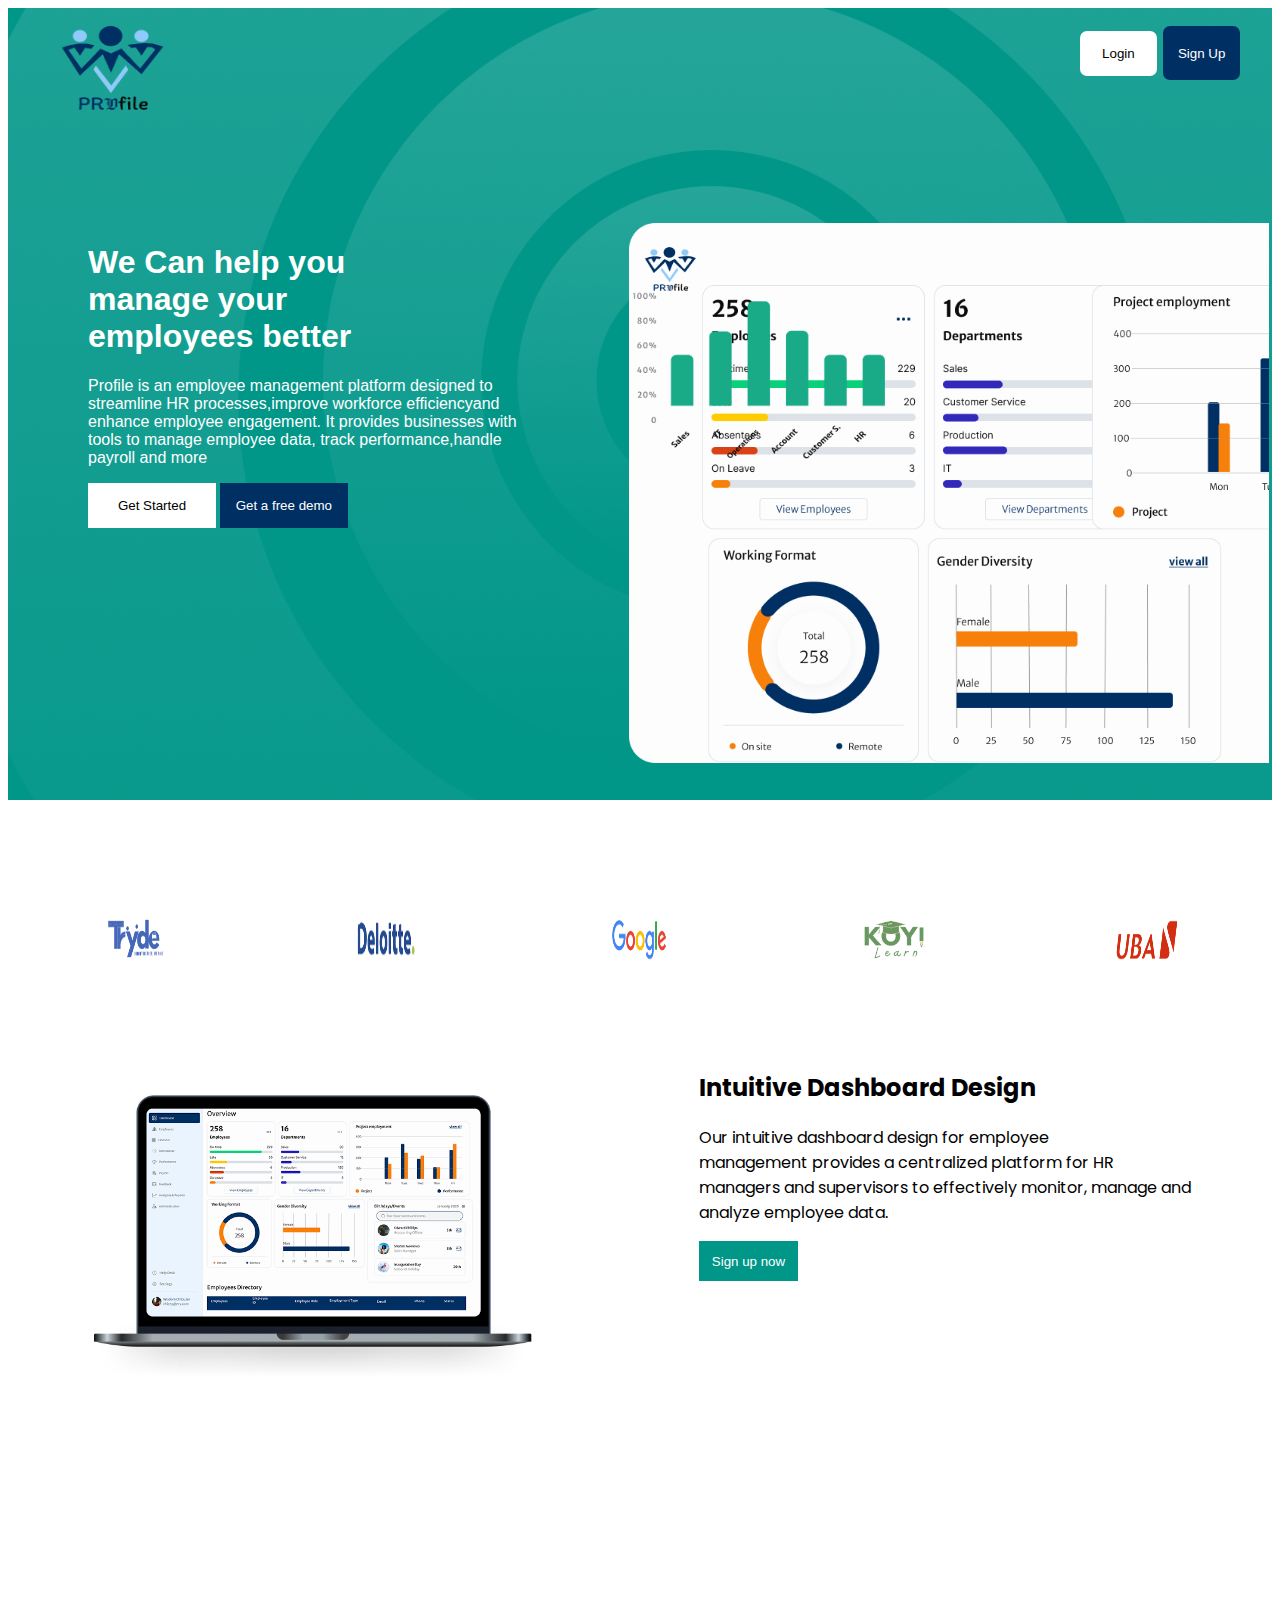
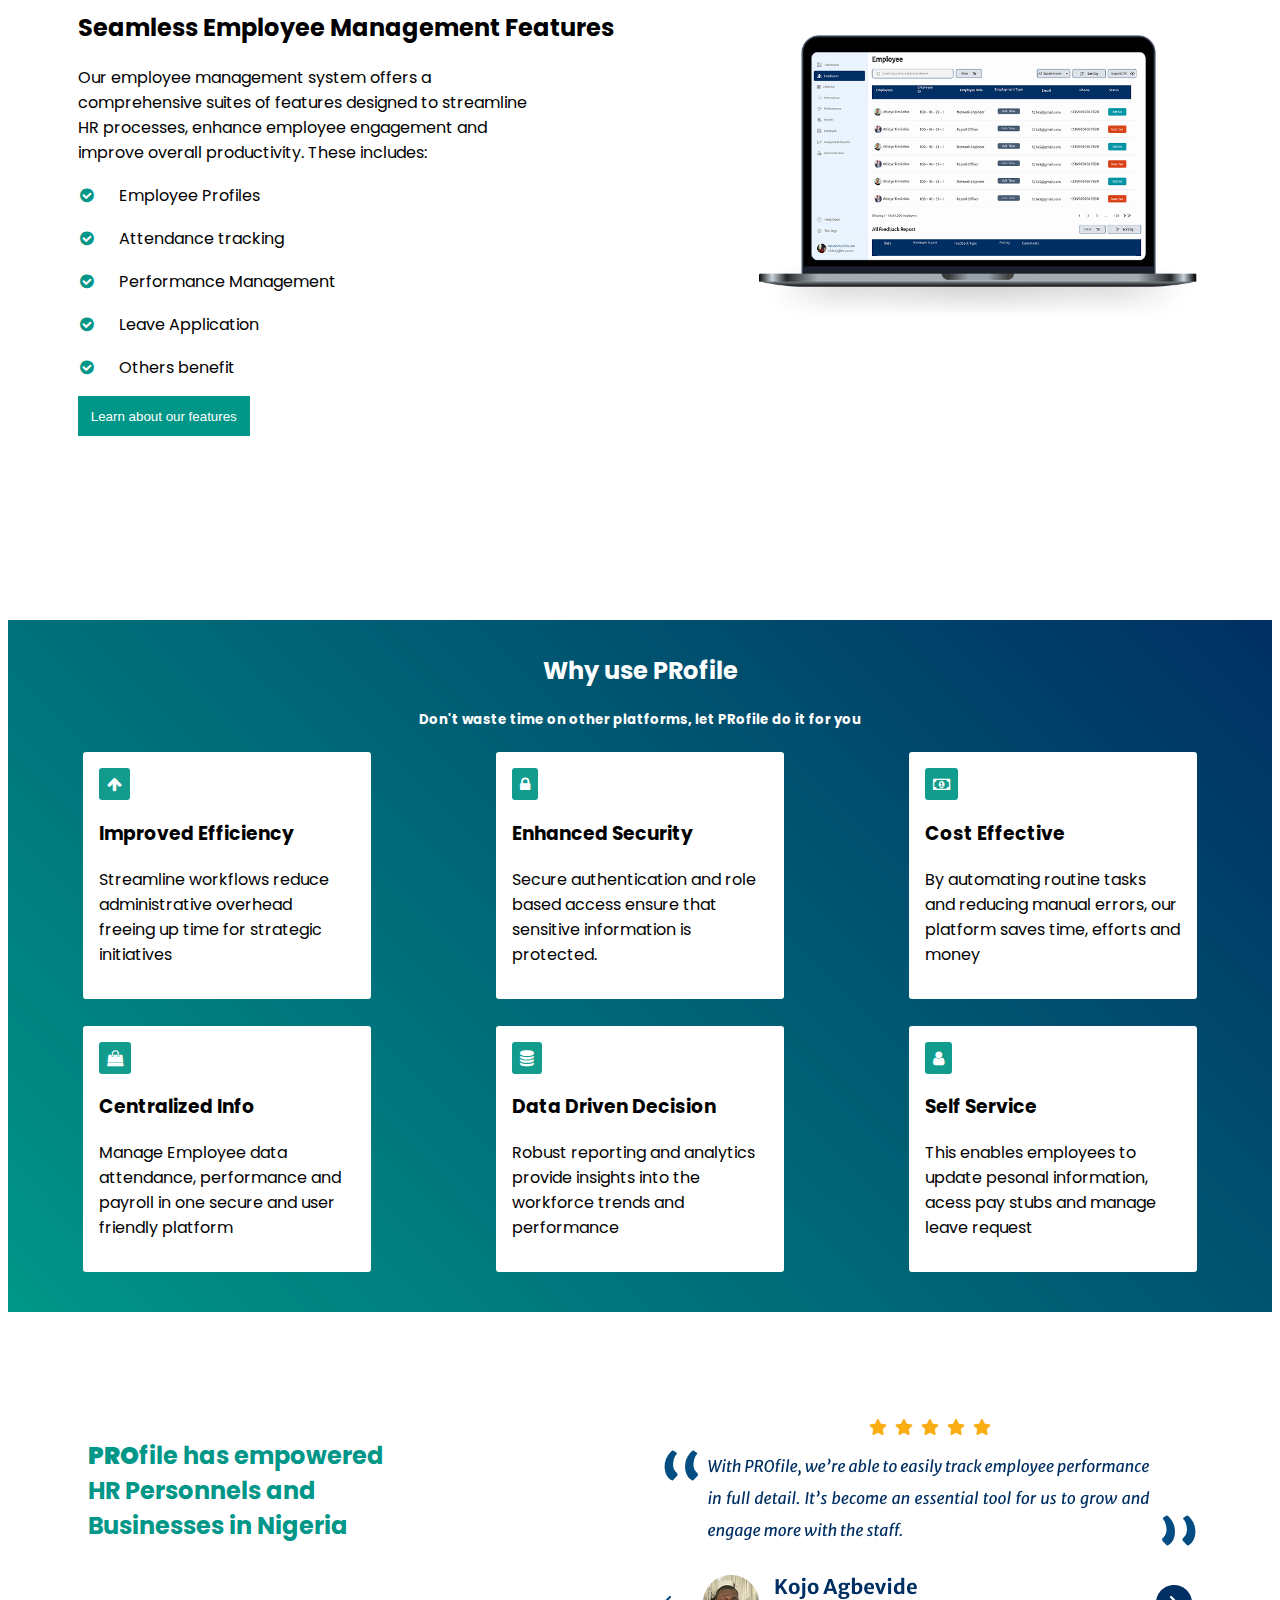
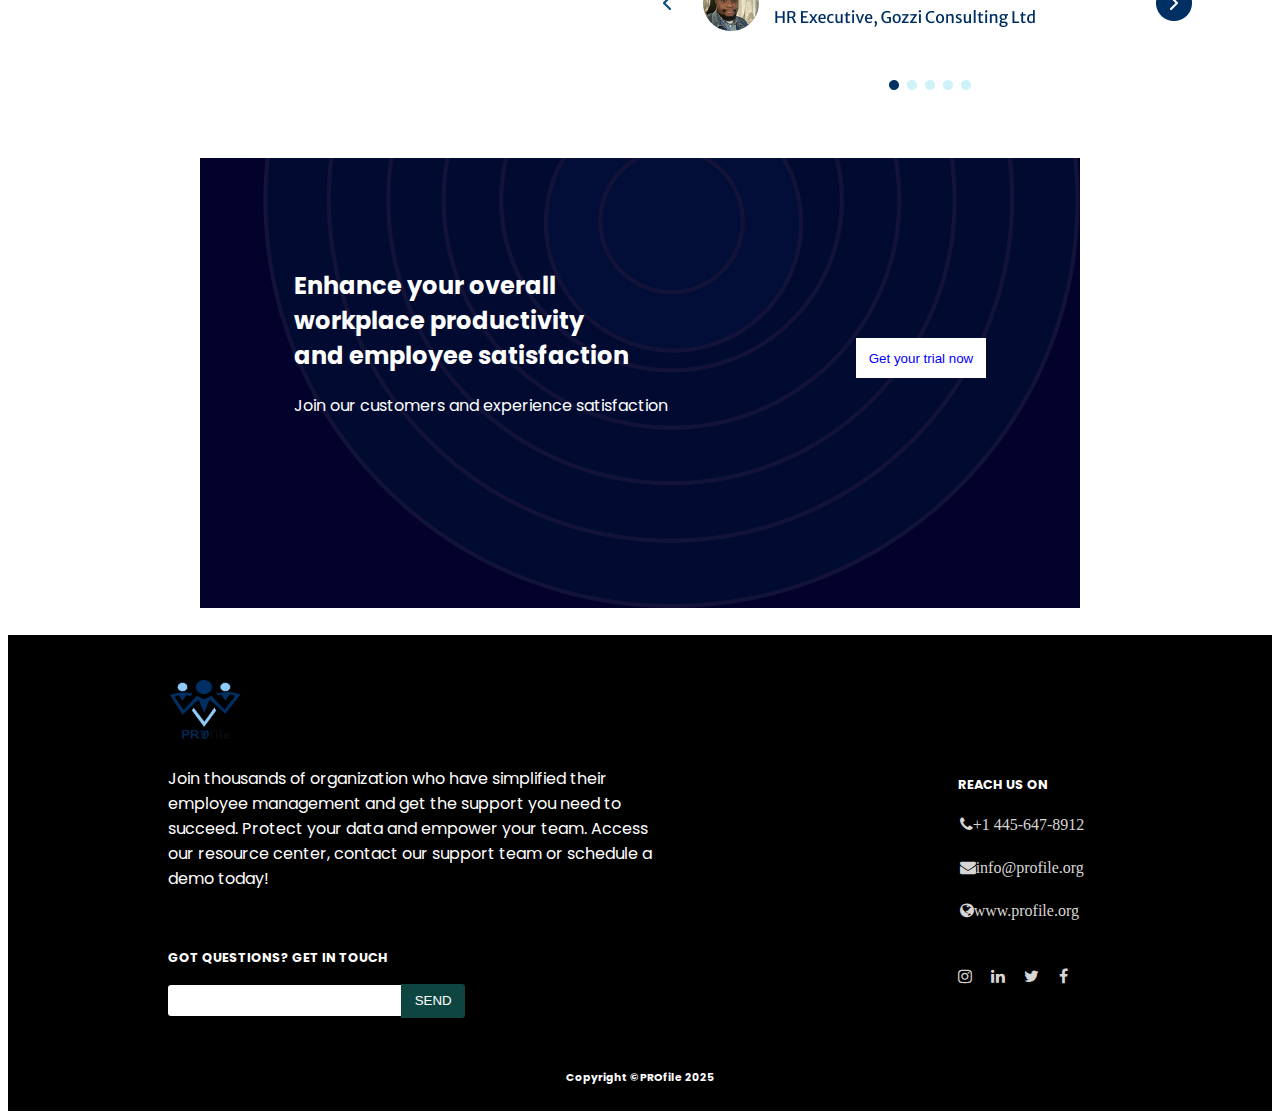
<file: index.html>
<!DOCTYPE html>
<html lang="en">
<head>
    <meta charset="UTF-8">
    <meta name="viewport" content="width=device-width, initial-scale=1.0">
   <link rel="stylesheet" href="index.css"></link>
   <link rel="stylesheet" href="https://fonts.googleapis.com/css2?family=Poppins:wght@400;500;600;700&display=swap">
   <link rel="icon" href="Img/logo.png"></link>
   <link rel="stylesheet" href="https://cdnjs.cloudflare.com/ajax/libs/font-awesome/4.7.0/css/font-awesome.min.css">
    
    <title>PRofile</title>
</head>
<body>
    <section class="hero">
        <nav id="nav-bar"><img src="Img/logo.png"/>  <span id="nav-button"> <button id="login"><a href="signin.html" target="blank">Login</a></button><button id="signUp"><a href="signup.html" target="blank">Sign Up</a></button></span></nav>
        <div id="hero">
            <div id="content" class="content">
                <h1>We Can help you <br>manage your <br>employees better</h1>
                <p> Profile is an employee management platform designed to <br/>streamline
                     HR processes,improve workforce efficiencyand <br/>enhance employee engagement. It provides businesses with<br/> tools
                     to manage employee data, track performance,handle<br/> payroll and more</p>
                     <span id="hbtn"><button id="hero-btn1">Get Started</button><button id="hero-btn2"><a href="newAdmin.html">Get a free demo</a></button></span>
            </div>
            <div id="heroImg">
                <img src="Img/barchart.png"/>           
             </div>
        </div>
    </section>
    
    <section id="partners">
        <div class="partners">
            
            <img src="Img/tryde.png" alt="tryde"/>
            <img src="Img/deloitte.png" alt="Deloitte"/>
            <img src="Img/google.png" alt="Google"/>
            <img src="Img/koyi.png" alt="Koyi"/>
            <img src="Img/uba.png" alt="UBA"/>

        </div>
    </section>
    <section id="section3">
        <div id="image">
            <img src="Img/intuitive.png"/></div>
        <div id="content">
            <h2>Intuitive Dashboard Design</h2>
            <p>Our intuitive dashboard design for employee<br>management provides a centralized 
            platform for HR<br>managers and supervisors to effectively monitor, manage and<br> analyze employee data.</p>
            <button class="cont-button">Sign up now</button>
        </div>
    </section>
    <section id="section4">
        
        <div id="content">
            <h2>Seamless Employee Management Features</h2>
            <p>Our employee management system offers a <br>comprehensive suites of features designed to streamline<br>
            HR processes, enhance employee engagement and <br>improve overall productivity. These includes:</p>
            <ul>
                <li><i class="fa fa-check-circle"></i>Employee Profiles</li>
                <li><i class="fa fa-check-circle"></i>Attendance tracking</li>
                <li><i class="fa fa-check-circle"></i>Performance Management</li>
                <li><i class="fa fa-check-circle"></i>Leave Application</li>
                <li><i class="fa fa-check-circle"></i>Others benefit</li>
            </ul>
            <button class="cont-button">Learn about our features</button>
        </div>
        <div id="image">
            <img src="Img/seamless.png"/>
        </div>
    </section>
    <section id="section5">
        <header>
            <h2>Why use PRofile</h2>
        <h5>Don't waste time on other platforms, let PRofile do it for you</h5>
        </header>
        
        <div id="why-column1">
            <div id="div">
                <i class="fa fa-arrow-up"></i>
                <h3>Improved Efficiency</h3>
                <p>Streamline workflows reduce<br> administrative overhead <br>freeing up time for strategic<br> initiatives</p>
            </div>
            <div id="div">
                <i class="fa fa-lock"></i>
                <h3>Enhanced Security</h3>
                <p>Secure authentication and role<br> based access ensure that <br>sensitive information is<br> protected.</p>
            </div>
            <div id="div">
                <i class="fa fa-money"></i>
                <h3>Cost Effective</h3>
                <p>By automating routine tasks<br>and reducing manual errors, our<br> platform saves time, efforts and<br>money</p>
            </div>
            
        </div>
        <div id="why-column2">

            
            <div id="div">
                <i class="fa fa-shopping-bag"></i>
                <h3>Centralized Info</h3>
                <p>Manage Employee data<br>attendance, performance and<br>payroll in one secure and user<br> friendly platform</p>
            </div>
            <div id="div">
                <i class="fa fa-database"></i>
                <h3>Data Driven Decision</h3>
                <p>Robust reporting and analytics <br>provide insights into the<br> workforce trends and<br> performance</p>
            </div>
            <div id="div">
                <i class="fa fa-user"></i>
                <h3>Self Service</h3>
                <p>This enables employees to <br>update pesonal information,<br>acess pay stubs and manage<br> leave request</p>
            </div>
        </div>
        
        
    </section> 
    <section id="testimonial">
        <div>
            <h2><strong>PRO</strong>file has empowered <br>HR Personnels and<br> Businesses in Nigeria
        </div>
        <div>
          <img src="Img/testimonial.png"/>  
        </div>
    </section>
    <section id="last-sec">
        <div id="last-hero"><h2>Enhance your overall <br>workplace productivity<br>and employee satisfaction</h2>
        <p>Join our customers and experience satisfaction</div>
            <div><button class="cont-button">Get your trial now</button>
    </section>
    <footer>
        <span>
            <div id="footer-column1">
                <img src="Img/logo.png" id="logo"/>
                <p>Join thousands of organization who have simplified their <br/>employee management and get the support you need to<br>
                succeed. Protect your data and empower your team. Access<br> our resource center, contact our support team or schedule a<br>demo today!</p>
                <br>
                <h4>GOT QUESTIONS? GET IN TOUCH</h4>
                <input type="email" place-holder="EMAIL-ADDRESS"><button>SEND</button>
            </div>
            <div id="footer-column2">
                <h2>REACH US ON</h2>
                <ul>
                    <li><i class="fa fa-phone">+1 445-647-8912</i></li>
                    <li><i class="fa fa-envelope">info@profile.org</i></li>
                    <li><i class="fa fa-globe">www.profile.org</i></li>
                </ul>
                <span id="socials"><i class="fa fa-instagram"></i>
                    <i class="fa fa-linkedin"></i>
                    <i class="fa fa-twitter"></i>
                <i class="fa fa-facebook"></i></span>
            </div>
        </span>
        <h6>Copyright &copyPROfile 2025</h6>
    </footer>
</body>
</html>
</file>
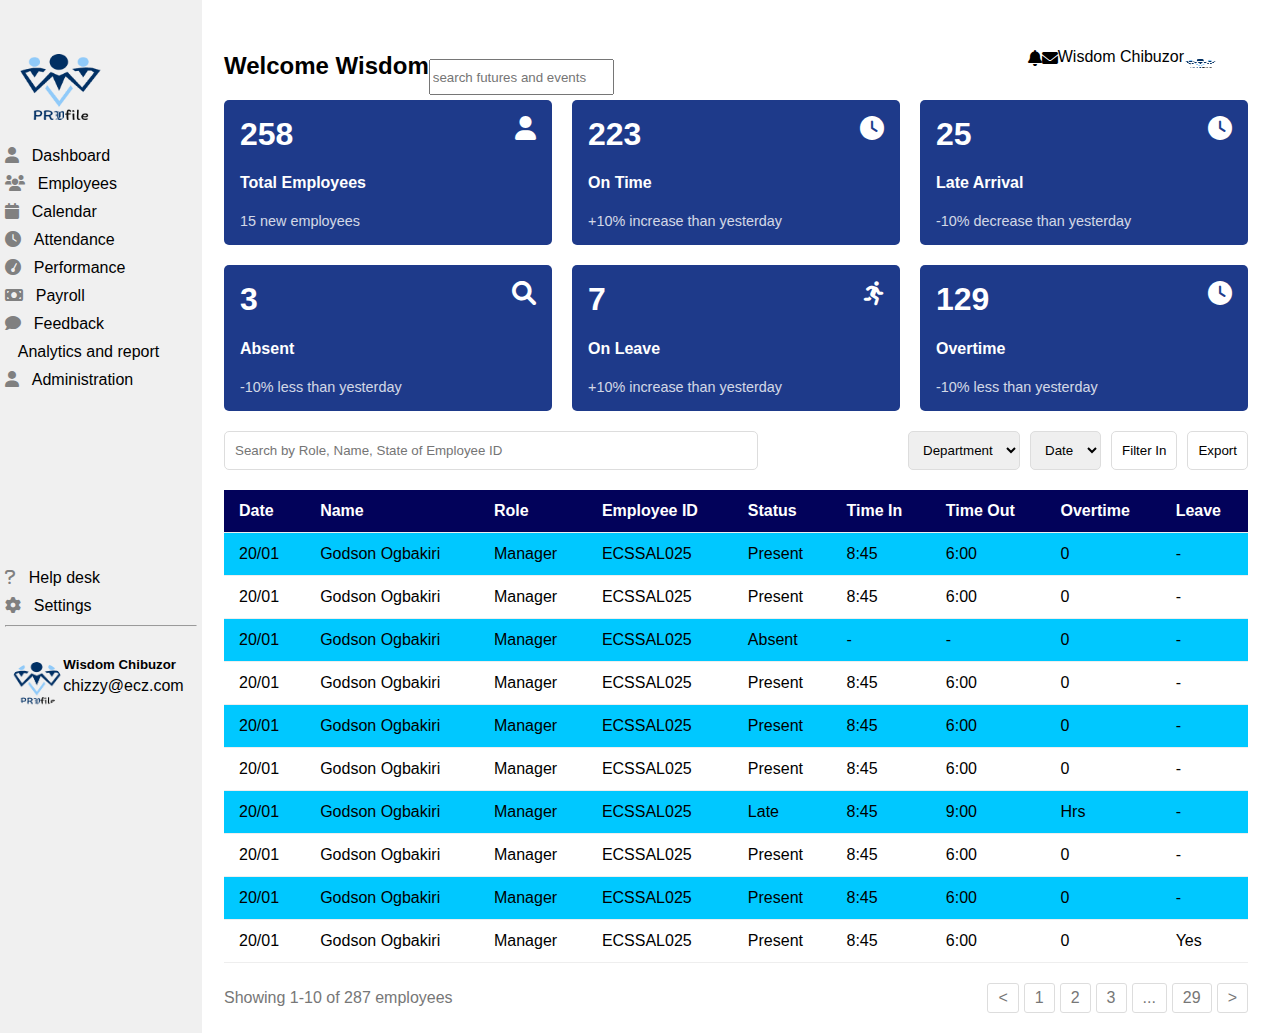
<file: attendance.html>
<!DOCTYPE html>
<html lang="en">
<head>
    <meta charset="UTF-8">
    <meta name="viewport" content="width=device-width, initial-scale=1.0">
    <title>Employee Attendance Dashboard</title>
    <link href="Admin.css" rel="stylesheet">
    <link rel="stylesheet" href="https://fonts.googleapis.com/css2?family=Poppins:wght@400;500;600;700&display=swap">
    <link rel="icon" href="Img/logo.png">
    <link rel="stylesheet" href="https://cdnjs.cloudflare.com/ajax/libs/font-awesome/4.7.0/css/font-awesome.min.css">
    <link rel="stylesheet" href="https://cdnjs.cloudflare.com/ajax/libs/font-awesome/6.0.0/css/all.min.css" integrity="sha512-9usAa10IRO0HhonpyAIVpjrylPvoDwiPUiKdWk5t3PyolY1cOd4DSE0Ga+ri4AuTroPR5aQvXU9xC6qOPnzFeg==" crossorigin="anonymous" referrerpolicy="no-referrer" />
    <style>
        /**some additional styling for this page header*/
        span input {
            max-height: 4vh;
            margin-top: 3vh;
        }
        span img{max-width:5vw;}
        span h2 {
        
        }
        .header{display:flex;
        flex-direction:row;
    justify-content:space-between;}
      
        body {
            font-family: sans-serif;
            margin: 0;
            background-color: #ffffff; /* Light blue background */
        }

        .dashboard-container {
            display: flex;
            height: 100vh;
        }

        /* Main Content Styles */
        .main-content {
            flex: 1;
            margin-left: 15vw;
            background-color: white;
            min-width: 70vw;
            padding: 2rem;
        }
        section {
            min-width: 70vw;
        }
        .main-header {
            display: flex;
            justify-content: space-between;
            align-items: center;
            margin-bottom: 20px;
        }

        .main-header h1 {
            color: #1e3a8a; /* Dark blue */
            font-size: 24px;
        }

        .tab-navigation {
            display: flex;
        }

        .tab-button {
            background-color: transparent;
            border: none;
            padding: 10px 20px;
            cursor: pointer;
            color: #1e3a8a;
            border-bottom: 2px solid transparent;
        }

        .tab-button.active {
            border-bottom: 2px solid #1e3a8a;
        }

        /* Overview Stats Styles */
        .overview-stats {
            display: grid;
            grid-template-columns: repeat(auto-fit, minmax(150px, 1fr));
            gap: 20px;
            margin-bottom: 20px;
        }

        .stat-card {
            display: flex;
            flex-direction: row;
            justify-content: space-between;
            background-color: #1e3a8a;
            color: white;
            padding: 1rem;
            border-radius: 5px;
            text-align: center;
        }
        .stat-card i {
            color: white;
            font-size: 24px;
        }
        .stat-card :nth-child(1) {
            text-align: left;
        }

        .stat-card h2 {
            font-size: 2em;
            margin: 0;
        }

        .stat-card p {
            margin: 0;
            font-size: 0.9em;
            opacity: 0.8;
        }

        /* Data Table Styles */
        .table-search-bar {
            display: flex;
            justify-content: space-between;
            margin-bottom: 20px;
        }

        .table-search-bar input[type="text"] {
            padding: 10px;
            border-radius: 5px;
            border: 1px solid #ddd;
            width: 50%;
        }

        .table-options {
            display: flex;
        }

        .table-options select {
            padding: 10px;
            margin-left: 10px;
            border-radius: 5px;
            border: 1px solid #ddd;
        }

        .table-options button {
            padding: 10px;
            margin-left: 10px;
            border-radius: 5px;
            border: 1px solid #ddd;
            background-color: white;
        }

        .data-table {
            margin-left: auto;
            width: 80vw;
            margin-right: 5vw;
            border-collapse: collapse;
        }

        .data-table th, .data-table td {
            padding: 12px 15px;
            text-align: left;
            border-bottom: 1px solid #eee;
        }

        .data-table th {
            background-color: rgb(2, 2, 90);
            color: white;
        }

        .data-table tbody tr:hover {
            background-color: #f9f9f9;
        }
        .data-table tr:nth-child(odd) {
            background-color: rgb(0, 200, 255);
        }

        /* Table Pagination Styles */
        .table-pagination {
            display: flex;
            background-color: white;
            justify-content: space-between;
            align-items: center;
            padding: 10px 0;
            color: #777;
        }

        .pagination-controls {
            display: flex;
        }

        .pagination-controls span {
            padding: 5px 10px;
            border: 1px solid #ddd;
            margin-left: 5px;
            border-radius: 3px;
            cursor: pointer;
        }

        .pagination-controls span:hover {
            background-color: #eee;
        }

        .sidebar {
            display: fixed;
            z-index: 1000;
        }
        .main-content {
            background-color: white;
        }
        body {
            background-color: white;
        }
    </style>
</head>
<body>
    <div class="sidebar">
        <div class="logo">
            <img src="Img/logo.png">
        </div>
        <ul>
            <li><i class="fa fa-user"></i><a href="newAdmin.html">Dashboard</a></li>
            <li><i class="fa fa-users"></i><a href="#">Employees</a></li>
            <li><i class="fa fa-calendar"></i><a href="#">Calendar </a></li>
            <li><i class="fa fa-clock-o"></i><a href="#">Attendance</a></li>
            <li><i class="fa fa-tachometer"></i><a href="#">Performance</a></li>
            <li><i class="fa fa-money"></i><a href="#">Payroll</a></li>
            <li><i class="fa fa-comment"></i><a href="Reportdashboard.html">Feedback</a></li>
            <li><i class="fa fa-analytics"></i><a href="#">Analytics and report</a></li>
            <li><i class="fa fa-user"></i><a href="#">Administration</a></li>
        </ul>
        <ul id="others">
            <li><i class="fa fa-question"></i><a href="#">Help desk</a></li>
            <li><i class="fa fa-cog"></i><a href="#">Settings</a></li>
        </ul>
        <hr>
        <span id="sidebar-footer">
            <img src="Img/logo.png"/>
            <span style="display:grid">
                <h5 style="margin-bottom:0.5vh;">Wisdom Chibuzor</h5>
                <p style="margin-top:auto;">chizzy@ecz.com</p>
            </span>
        </span>
    </div>
    <div class="dashboard-container">
        <main class="main-content">
            <div class="header">
                <span style="display:flex;">
                    <h2>Welcome <strong>Wisdom</strong></h2>
                    <input type="search" placeholder="search futures and events"/>
                </span>
                <span style="display:flex">
                    <i class="fa fa-bell" style="margin-top:2vh;"></i>
                    <i class="fa fa-envelope" style="margin-top:2vh"></i>
                    <p>Wisdom Chibuzor</p>
                    <img src="Img/logo.png" style="margin-top:3vh;"/>
                </span>
            </div>
           

            <section>
                <div class="overview-stats">
                    <div class="stat-card">
                        <div>
                            <h2>258</h2>
                            <h4>Total Employees</h4>
                            <p>15 new employees</p>
                        </div>
                        <div><i class="fa fa-user icon"></i></div>
                    </div>
                    <div class="stat-card">
                        <div>
                            <h2>223</h2>
                            <h4>On Time</h4>
                            <p>+10% increase than yesterday</p>
                        </div>
                        <div><i class="fa fa-clock-o"></i></div>
                    </div>
                    <div class="stat-card">
                        <div>
                            <h2>25</h2>
                            <h4>Late Arrival</h4>
                            <p>-10% decrease than yesterday</p>
                        </div>
                        <div><i class="fa fa-clock-o"></i></div>
                    </div>
                </div>

                <div class="overview-stats">
                    <div class="stat-card">
                        <div>
                            <h2>3</h2>
                            <h4>Absent</h4>
                            <p>-10% less than yesterday</p>
                        </div>
                        <div><i class="fa fa-search icon"></i></div>
                    </div>
                    <div class="stat-card">
                        <div>
                            <h2>7</h2>
                            <h4>On Leave</h4>
                            <p>+10% increase than yesterday</p>
                        </div>
                        <div><i class="fa fa-running"></i></div>
                    </div>
                    <div class="stat-card">
                        <div>
                            <h2>129</h2>
                            <h4>Overtime</h4>
                            <p>-10% less than yesterday</p>
                        </div>
                        <div><i class="fa fa-clock"></i></div>
                    </div>
                </div>
            </section>

            <section class="data-table-section">
                <div class="table-search-bar">
                    <input type="text" placeholder="Search by Role, Name, State of Employee ID">
                    <div class="table-options">
                        <select><option>Department</option></select>
                        <select><option>Date</option></select>
                        <button>Filter In</button>
                        <button>Export</button>
                    </div>
                </div>

                <table class="data-table">
                    <thead>
                        <tr>
                            <th>Date</th>
                            <th>Name</th>
                            <th>Role</th>
                            <th>Employee ID</th>
                            <th>Status</th>
                            <th>Time In</th>
                            <th>Time Out</th>
                            <th>Overtime</th>
                            <th>Leave</th>
                        </tr>
                    </thead>
                    <tbody>
                        <tr>
                            <td>20/01</td>
                            <td>Godson Ogbakiri</td>
                            <td>Manager</td>
                            <td>ECSSAL025</td>
                            <td>Present</td>
                            <td>8:45</td>
                            <td>6:00</td>
                            <td>0</td>
                            <td>-</td>
                        </tr>
                        <tr>
                            <td>20/01</td>
                            <td>Godson Ogbakiri</td>
                            <td>Manager</td>
                            <td>ECSSAL025</td>
                            <td>Present</td>
                            <td>8:45</td>
                            <td>6:00</td>
                            <td>0</td>
                            <td>-</td>
                        </tr>
                        <tr>
                            <td>20/01</td>
                            <td>Godson Ogbakiri</td>
                            <td>Manager</td>
                            <td>ECSSAL025</td>
                            <td>Absent</td>
                            <td>-</td>
                            <td>-</td>
                            <td>0</td>
                            <td>-</td>
                        </tr>
                        <tr>
                            <td>20/01</td>
                            <td>Godson Ogbakiri</td>
                            <td>Manager</td>
                            <td>ECSSAL025</td>
                            <td>Present</td>
                            <td>8:45</td>
                            <td>6:00</td>
                            <td>0</td>
                            <td>-</td>
                        </tr>
                        <tr>
                            <td>20/01</td>
                            <td>Godson Ogbakiri</td>
                            <td>Manager</td>
                            <td>ECSSAL025</td>
                            <td>Present</td>
                            <td>8:45</td>
                            <td>6:00</td>
                            <td>0</td>
                            <td>-</td>
                        </tr>
                        <tr>
                            <td>20/01</td>
                            <td>Godson Ogbakiri</td>
                            <td>Manager</td>
                            <td>ECSSAL025</td>
                            <td>Present</td>
                            <td>8:45</td>
                            <td>6:00</td>
                            <td>0</td>
                            <td>-</td>
                        </tr>
                        <tr>
                            <td>20/01</td>
                            <td>Godson Ogbakiri</td>
                            <td>Manager</td>
                            <td>ECSSAL025</td>
                            <td>Late</td>
                            <td>8:45</td>
                            <td>9:00</td>
                            <td>Hrs</td>
                            <td>-</td>
                        </tr>
                        <tr>
                            <td>20/01</td>
                            <td>Godson Ogbakiri</td>
                            <td>Manager</td>
                            <td>ECSSAL025</td>
                            <td>Present</td>
                            <td>8:45</td>
                            <td>6:00</td>
                            <td>0</td>
                            <td>-</td>
                        </tr>
                        <tr>
                            <td>20/01</td>
                            <td>Godson Ogbakiri</td>
                            <td>Manager</td>
                            <td>ECSSAL025</td>
                            <td>Present</td>
                            <td>8:45</td>
                            <td>6:00</td>
                            <td>0</td>
                            <td>-</td>
                        </tr>
                        <tr>
                            <td>20/01</td>
                            <td>Godson Ogbakiri</td>
                            <td>Manager</td>
                            <td>ECSSAL025</td>
                            <td>Present</td>
                            <td>8:45</td>
                            <td>6:00</td>
                            <td>0</td>
                            <td>Yes</td>
                        </tr>
                        <!-- More rows here -->
                    </tbody>
                </table>

                <div class="table-pagination">
                    <p>Showing 1-10 of 287 employees</p>
                    <div class="pagination-controls">
                        <span>&lt;</span>
                        <span>1</span>
                        <span>2</span>
                        <span>3</span>
                        <span>...</span>
                        <span>29</span>
                        <span>&gt;</span>
                    </div>
                </div>
            </section>

        </main>
    </div>
</body>
</html>
</file>
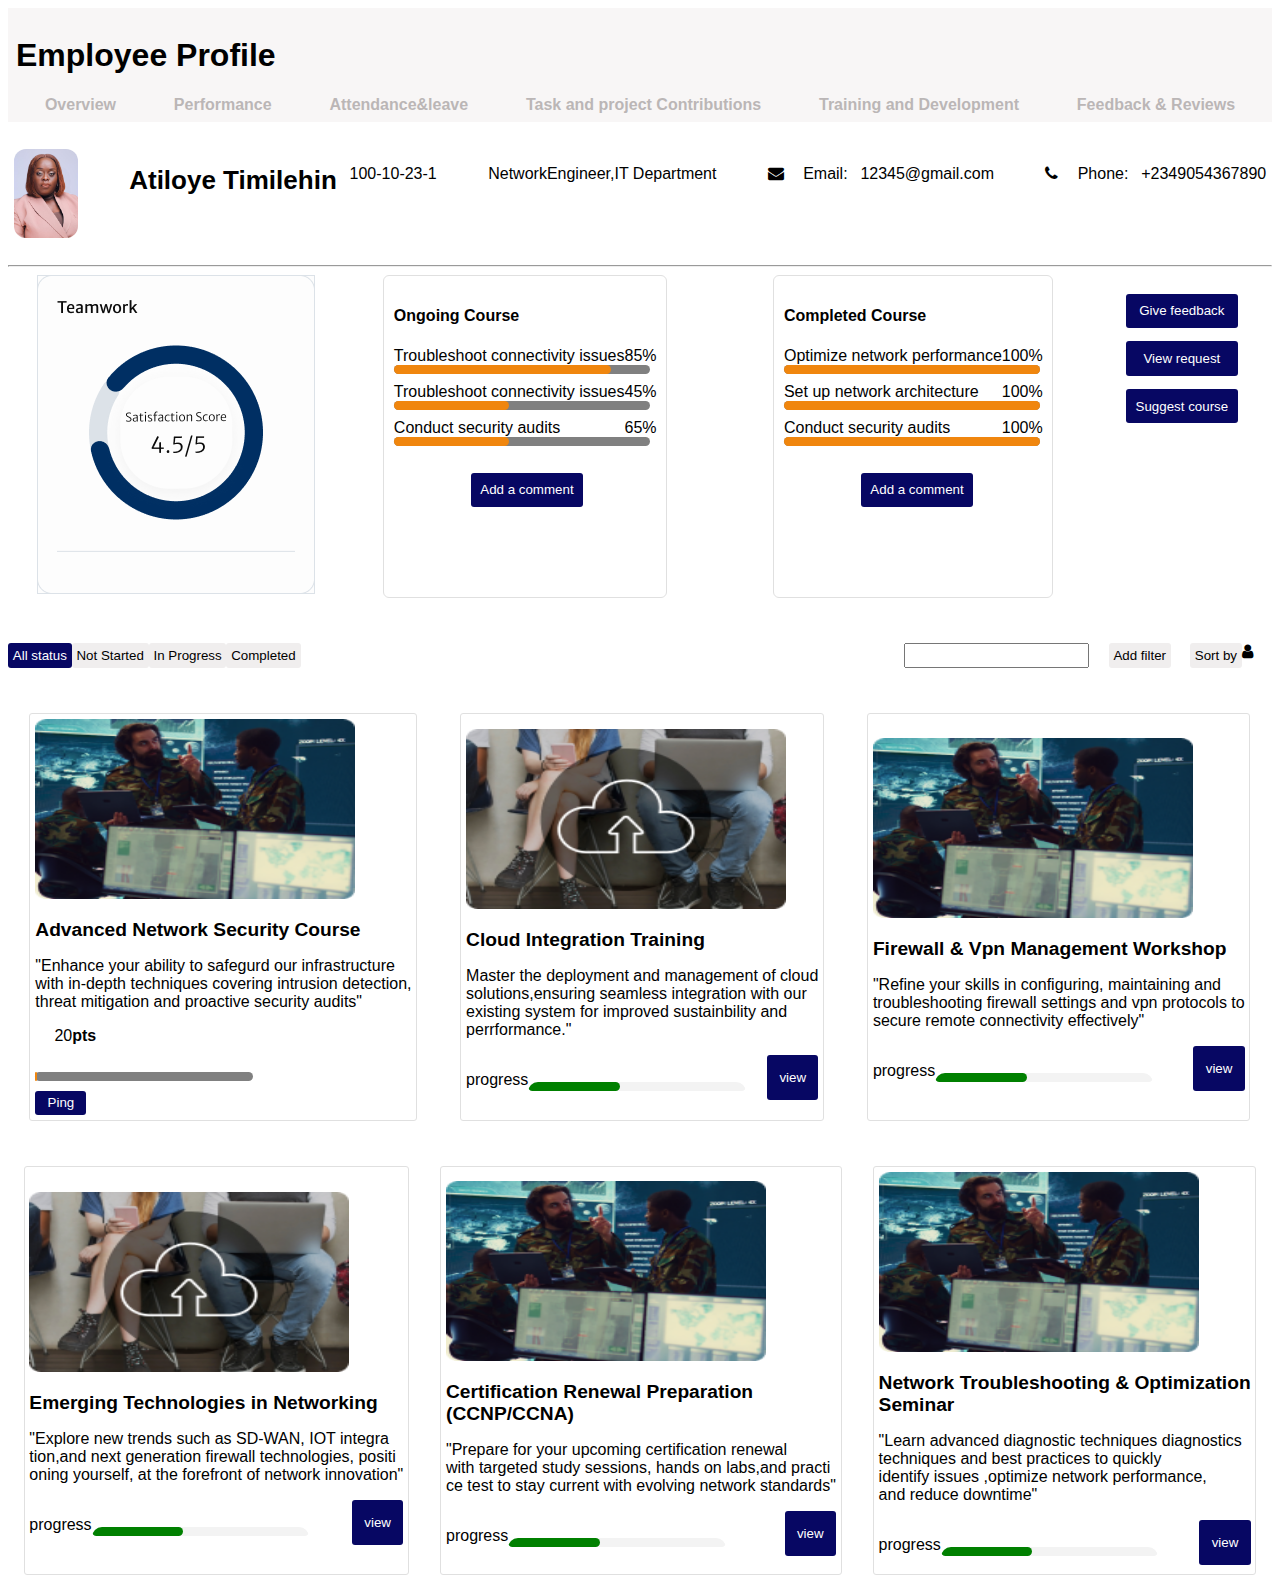
<file: Employeetraining.html>
<!DOCTYPE html>
<html lang="en">
<head>
    <meta charset="UTF-8">
    <meta name="viewport" content="width=device-width, initial-scale=1.0">
    <link href="./css/employeetraining.css" rel="stylesheet"></link>
    <link rel="stylesheet" href="https://cdnjs.cloudflare.com/ajax/libs/font-awesome/4.7.0/css/font-awesome.min.css"/>
    <title>Employee Course</title>
</head>
<body>
    
    <nav> 
        <h1>Employee Profile</h1>
        <span id="nav">
            <a href="#" target="blank">Overview</a><a href="performance.html">Performance</a> <a href="#">Attendance&leave</a> 
            <a href="Task&project.html">Task and project Contributions</a><a href="Employeetraining.html">Training and Development</a>
            <a href="feedback&review.html">Feedback & Reviews</a>
        </span>
    </nav>
    <div id="sub-nav"><img src="Img/img.jpg" id="avatar"/> 
       
            <ul>
            <li style="margin-right:1vw; font-weight:600; font-size:26px;">Atiloye Timilehin</li><li>100-10-23-1<li></ul>
        <ul style="magin-top:2vh"><li>NetworkEngineer,IT Department</li></ul>
        <ul style="magin-top:2vh"><li><i class="fa fa-envelope"></i></li>
        <li style="margin-right:1vw;">Email:</li><li>12345@gmail.com<li></ul>
        <ul style="magin-top:2vh"><li><i class="fa fa-phone"></i></li>
        <li style="margin-right:1vw;">Phone:</li>
        <li>+2349054367890<li></ul>
       <!----<ul><li><h2 style="margin-right:1vw;">Atiloye Timilehin</h2></li><li><p>100-10-23-1</p></li>
        </ul>
         <h4>Network Engineer,IT Department</h4> <ul><li><i class="fa fa-envelope"></i></li>
            <li style="margin-right:1vw;">Email:</li><li>12345@gmail.com<li></ul>   <ul><li><i class="fa fa-envelope"></i></li>
                <li style="margin-right:1vw;">Email:</li><li>12345@gmail.com<li></ul>-->
    </div>
    <div class="mobile-header">
        <img src="Img/img.jpg" id="avatar"/>
        <h3>Network Engineer, IT Department</h3>
        <p>100-10-23-1</p>
       </div>
    <hr>
    <span id="courseoverview">
        <div id="traininingprogress"><img src="Img/rating.png"/></div>
        <div id ="ongoingcourse">
            <h4>Ongoing Course</h4>
            <div><span><label>Troubleshoot connectivity issues</label><label>85%</label></span>
            <progress max="100" value="85">85%</progress></div>
            <div><span><label>Troubleshoot connectivity issues</label><label>45%</label></span>
                <progress max="100" value="45">85%</progress>
            </div>
            <div><span><label>Conduct security  audits</label><label>65%</label></span>
                <progress max="100" value="45">85%</progress>
            </div>
            <button >Add a comment </button>
        </div>
        <div id ="ongoingcourse"><!-- i make use of same id with the previous div to avoid a lengthy styling-->
            <h4>Completed  Course</h4>
            <div><span><label>Optimize network performance</label><label>100%</label></span>
            <progress max="100" value="100"></progress></div>
            <div><span><label>Set up network architecture</label><label>100%</label></span>
                <progress max="100" value="100"></progress>
            </div>
            <div><span><label>Conduct security  audits</label><label>100%</label></span>
                <progress max="100" value="100"></progress>
            </div>
            <button >Add a comment </button>
        </div>
        <div id="some-btns"><button>Give feedback</button>
            <button>View request</button>
            <button>Suggest course</button>
        </div>
    </span>
    <span>
        <!--<div id="cloudintegration">
            <div id="cloudimage">
                <img src=""/>
            </div>
            <div id="content">
             <h2>Cloud Integration Training</h2>
             <p>Master the deployment and management of cloud<br> solutions,ensuring
                seamless integration with our<br> existing system for improved sustainbility and <br>perrformance." </p>
                <span>
                    <div><label for="progress">Progress<bold>0%</bold>
                 <progress max="100" value="1"></progress></div>
                 <div><button>Suggest</button>
                 </span>

            </div>

        </div>
        <div id="cloudintegration">
            <div id="cloudimage">
                <img src=""/>
            </div>
            <div id="content">
             <h2>Firewall & Vpn Management<br>Workshop</h2>
             <p>"Refine your skills in configuring, maintaining and<br> troubleshooting firewall settings 
                and vpn protocols to<br>secure remote connectivity effectively" </p>
                <span>
                    <div><label for="progress">Progress<bold>0%</bold>
                 <progress max="100" value="1"></progress></div>
                 <div><button>Suggest</button>
                 </span>

            </div>

        </div>-->
     
    </span>

    
    <div class="all-materials">
        <span class="functionbtn"><div id="usefulbtn1"><button id="all-status"All status>All status</button><button id="not-started">Not Started</button>
        <button id="in-progress">In Progress</button><button id="completed"> Completed</button>
        </div>
      <div id="usefulbtn2">
        <span class="search"><input type="search" id="search"></span>
        <span><i class="fa fa-basket"></i><button>Add filter</button></span>
        <span><i class="fa fa-basket"></i><button>Sort by</button><i class="fa fa-user"></i></span>
       </div>
      </span>
        <span id="all-materials">
            <div id="material1">
                <img src="Img/firewall.png" alt="material1"/>
                <h2>Advanced Network Security Course</h2>
                <p>
                    "Enhance your ability to safegurd our infrastructure <br>with in-depth techniques
                    covering intrusion detection,<br>threat mitigation and proactive security audits"
                </p>
                <span >
                    <div id="">

                    </div>
                    <div id="material-progress">
                        <div>
                            <span><i class="fa fa-medal"></i>
                                <bold>20<strong>pts</strong></bold>
                            </span>
                            <progress max="100" value="1"></progress>
                        </div>

                        <div>
                            <button>Ping</button>
                        </div>
                    </div>
                 
                </span>

            </div>

            <div id="material">
                <img src="Img/cloud.png" alt="material1"/>
                <h2>Cloud Integration Training</h2>
                <p>
                    Master the deployment and management of cloud<br> solutions,ensuring
                seamless integration with our<br> existing system for improved sustainbility and <br>perrformance." 
                </p>
                <span >
                   <div class="progress"><p>progress</p><progress max="100" value="42"></progress></div><button>view</button>
                 
                </span>
            </div>
            <div id="material">
                <img src="Img/firewall.png" alt="material1"/>
                <h2>Firewall & Vpn Management Workshop</h2>
                <p>
                    "Refine your skills in configuring, maintaining and<br> troubleshooting firewall settings 
                and vpn protocols to<br>secure remote connectivity effectively" 
                </p>
                <span >
                    <div class="progress"><p>progress</p><progress max="100" value="42"></progress></div><button>view</button>
                 
                </span>
            </div>
           

        </span>
        <span id="all-materials">
            <div id="material">
                <img id="mat" src="Img/cloud.png" alt="material1"/>
                <h2>Emerging Technologies in Networking</h2>
                <p>
                    "Explore new trends such as SD-WAN, IOT integra<br>tion,and next generation firewall technologies, 
                    positi<br>oning yourself,
                    at the forefront of network innovation"
                </p>
                <span >
                    <div class="progress"><p>progress</p><progress max="100" value="42"></progress></div><button>view</button>
                 
                </span>
            </div>
            <div id="material">
                <img id="mat" src="Img/firewall.png" alt="material1"/>
                <h2>Certification Renewal Preparation <br>(CCNP/CCNA)</h2>
                <p>
                    "Prepare for your upcoming certification renewal <br>with targeted study sessions, hands on labs,and practi<br>
                    ce test
                    to stay current with evolving  network standards"
                </p>
                <span >
                    <div class="progress"><p>progress</p><progress max="100" value="42"></progress></div><button>view</button>
                 
                </span>
            </div>
            <div id="material">
                <img id="mat" src="Img/firewall.png" alt="material1"/>
                <h2>Network Troubleshooting & Optimization <br>Seminar</h2>
                <p>
                    "Learn advanced diagnostic techniques diagnostics <br>techniques and best practices to quickly <br>identify issues ,optimize network performance,<br>
                    and reduce downtime" 
                </p>
                <span id="progress">
                    <div class="progress"><p>progress</p><progress max="100" value="42"></progress></div><button>view</button>
                 
                </span>
            </div>
        </span>
    </div>
</body>
</html>
</file>
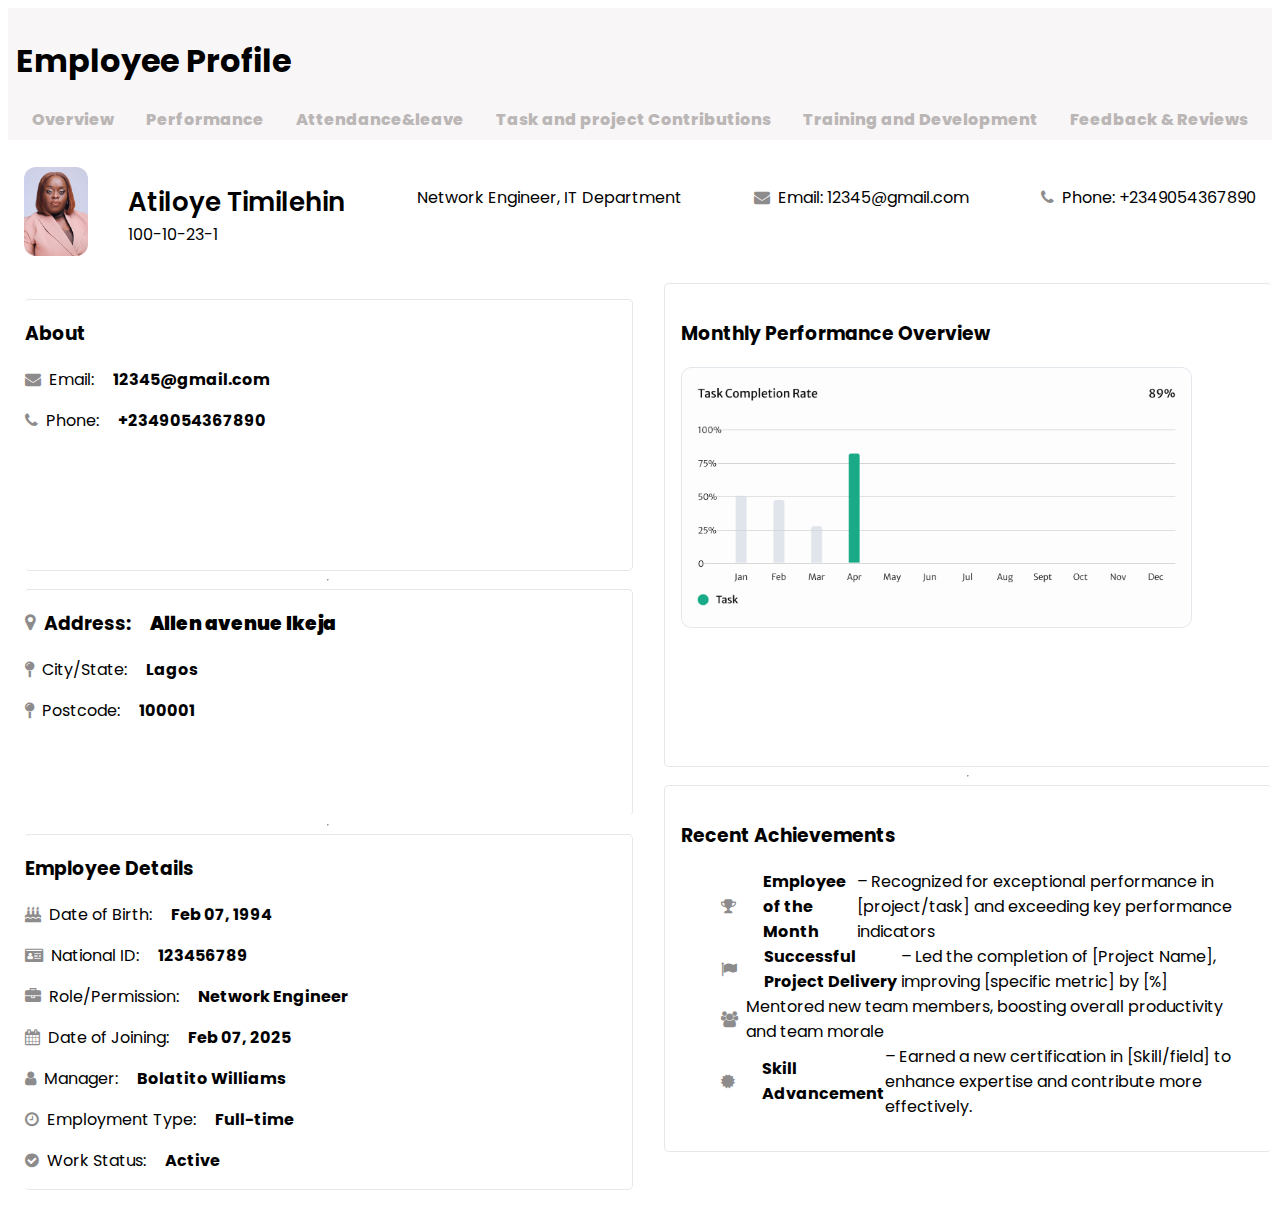
<file: overview.html>
<!DOCTYPE html>
<html lang="en">
<head>
    <meta charset="UTF-8">
    <meta name="viewport" content="width=device-width, initial-scale=1.0">
    <title>Employee Overview</title>
    <link href="./css/employeetraining.css" rel="stylesheet">
    <link rel="stylesheet" href="https://fonts.googleapis.com/css2?family=Poppins:wght@400;500;600;700&display=swap">
    <link rel="stylesheet" href="https://cdnjs.cloudflare.com/ajax/libs/font-awesome/4.7.0/css/font-awesome.min.css">
    <style>
        /* Container for the details section */
        .details {
            display: flex;
            flex-direction: row;
            gap: 15px; /* Adjust the gap between columns as needed */
        }

        /* Column for the first set of divs */
        .details .column1 {
            padding: 1rem;
            display: flex;
            flex-direction: column;
            flex: 1;
        }

        .column1 div {
            margin-top: none;
            border: 1px solid rgb(231, 231, 231);
            border-left-color: transparent;
            border-radius: 5px;
        }

        .column2 div {
            margin-top: none;
            padding: 1rem;
            border: 1px solid rgb(231, 231, 231);
            border-right-color: transparent;
            border-radius: 5px;
        }

        /* Column for the second set of divs */
        .details .column2 {
            display: flex;
            flex-direction: column;
            flex: 1;
            width: 40vw;
        }

        ul {
            display: flex;
            flex-direction: column;
        }

        /* Flexbox for p tags to align icon and text side by side */
        .flex-row {
            display: flex;
            align-items: center;
        }

        .flex-row i {
            margin-right: 8px; /* Adjust the margin as needed */
        }

        i {
            font-size: 0.8rem;
            color: rgb(141, 139, 139);
        }

        strong {
            margin-left: 1.5vw;
        }

        .column1 div:nth-child(1) {
            min-height: 30vh;
            margin-bottom: none;
        }

        .column1 div:nth-child(2) {
            min-height: 15vh;
        }

        .column1 div:nth-child(2) {
            border-top-color: transparent;
        }

        .column1 div:nth-child(3) {
            min-height: 25vh;
            border-bottom-color: transparent;
        }

        .column2 div:nth-child(2) {
            min-height: 50vh;
            place-content: left;
            text-align: left;
        }

        .column2 div:nth-child(1) {
            min-height: 50vh;
        }

        /* Image in column2 styling */
        .column2 img {
            max-width: 40vw;
        }

        /* Media queries */
        @media (min-width: 75px) and (max-width: 575px) {
            nav {
                display: flex;
                overflow-x: auto; /* Enable horizontal scroll */
                white-space: nowrap; /* Prevent line breaks between the links tag */
                padding: 0.5rem;
                position: fixed; /* Fix the nav position */
                top: 0;
                min-width: 100vw;
                background-color: white; /* Add background color to nav */
                z-index: 1000; /* Ensure nav is on top */
                margin-bottom: 10vh;
            }

            nav h1 {
                display: none;
            }

            nav a {
                display: inline-block; /* Ensure the link tags are displayed inline and can scroll */
                padding: 0.5rem;
            }

            #sub-nav {
                display: none;
            }

            body, .details, .column1, .column2, .mobile-nav {
                display: flex;
                padding: 1.0rem;
                flex-direction: column;
                align-items: center;
                margin: auto;
                width: 100vw;
            }
            .column1 div,.achievements{min-width:100vw;
            }
            .column2 div{min-width:100vw;}
            .column2 img{min-width:100vw}
            .about,.address{
                max-height:5vh;
                padding:auto;
            }
            .achievements{padding-top:auto;} 
    </style>
</head>
<body>
    <div class="container">
        <nav>
            <h1>Employee Profile</h1>
            <span id="nav">
                <a href="overview.html" target="blank">Overview</a><a href="performance.html">Performance</a> <a href="#">Attendance&leave</a>
                <a href="Task&project.html">Task and project Contributions</a><a href="employeetraining.html">Training and Development</a>
                <a href="feedback&review.html">Feedback & Reviews</a>
            </span>
        </nav>
        <div id="sub-nav">
            <span><img src="Img/img.jpg" id="avatar"/>
                <ul>
                    <li style="font-weight: 600; font-size: 26px;">Atiloye Timilehin</li>
                    <li>100-10-23-1</li>
                </ul>
            </span>
            <ul style="margin-top: 2vh;">
                <li>Network Engineer, IT Department</li>
            </ul>
            <ul style="margin-top: 2vh;">
                <li class="flex-row"><i class="fa fa-envelope"></i>Email: 12345@gmail.com</li>
            </ul>
            <ul style="margin-top: 2vh;">
                <li class="flex-row"><i class="fa fa-phone"></i>Phone: +2349054367890</li>
            </ul>
        </div>
        <div class="content">
            <div class="details">
                <div class="column1">
                    <div class="about">
                        <h3>About</h3>
                        <p class="flex-row"><i class="fa fa-envelope"></i>Email: <strong>12345@gmail.com</strong></p>
                        <p class="flex-row"><i class="fa fa-phone"></i>Phone:<strong> +2349054367890</strong></p>
                    </div>
                    <hr>
                    <div class="address">
                        <h3 class="flex-row"><i class="fa fa-map-marker"></i>Address: <strong>Allen avenue Ikeja</strong></h3>
                        <p class="flex-row"><i class="fa fa-map-pin"></i>City/State: <strong>Lagos</strong></p>
                        <p class="flex-row"><i class="fa fa-map-pin"></i>Postcode: <strong>100001</strong></p>
                    </div>
                    <hr>
                    <div class="employee-details">
                        <h3>Employee Details</h3>
                        <p class="flex-row"><i class="fa fa-birthday-cake"></i>Date of Birth: <strong>Feb 07, 1994</strong></p>
                        <p class="flex-row"><i class="fa fa-id-card"></i>National ID: <strong>123456789</strong></p>
                        <p class="flex-row"><i class="fa fa-briefcase"></i>Role/Permission: <strong>Network Engineer</strong></p>
                        <p class="flex-row"><i class="fa fa-calendar"></i>Date of Joining: <strong>Feb 07, 2025</strong></p>
                        <p class="flex-row"><i class="fa fa-user"></i>Manager: <strong>Bolatito Williams</strong></p>
                        <p class="flex-row"><i class="fa fa-clock-o"></i>Employment Type: <strong>Full-time</strong></p>
                        <p class="flex-row"><i class="fa fa-check-circle"></i>Work Status:<strong> Active</strong></p>
                    </div>
                </div>

                <div class="column2">
                    <div class="performance">
                        <h3>Monthly Performance Overview</h3>
                        <img src="Img/Frame 55.png" />
                    </div>
                    <hr>
                    <div class="achievements">
                        <h3>Recent Achievements</h3>
                        <ul>
                            <li class="flex-row"><i class="fa fa-trophy"></i><strong>Employee of the Month</strong> – Recognized for exceptional performance in [project/task]
                             and  exceeding key performance indicators</li>
                            <li class="flex-row"><i class="fa fa-flag"></i><strong>Successful Project Delivery</strong> – Led the completion of [Project Name], improving [specific metric] by [%]</li>
                            <li class="flex-row"><i class="fa fa-users"></i>Mentored new team members, boosting overall productivity and team morale</li>
                            <li class="flex-row"><i class="fa fa-certificate"></i><strong>Skill Advancement</strong> – Earned a new certification in [Skill/field] to enhance expertise and 
                                contribute more effectively.</li>
                        </ul>
                    </div>
                </div>
            </div>
        </div>
    </div>
</body>
</html>
</file>
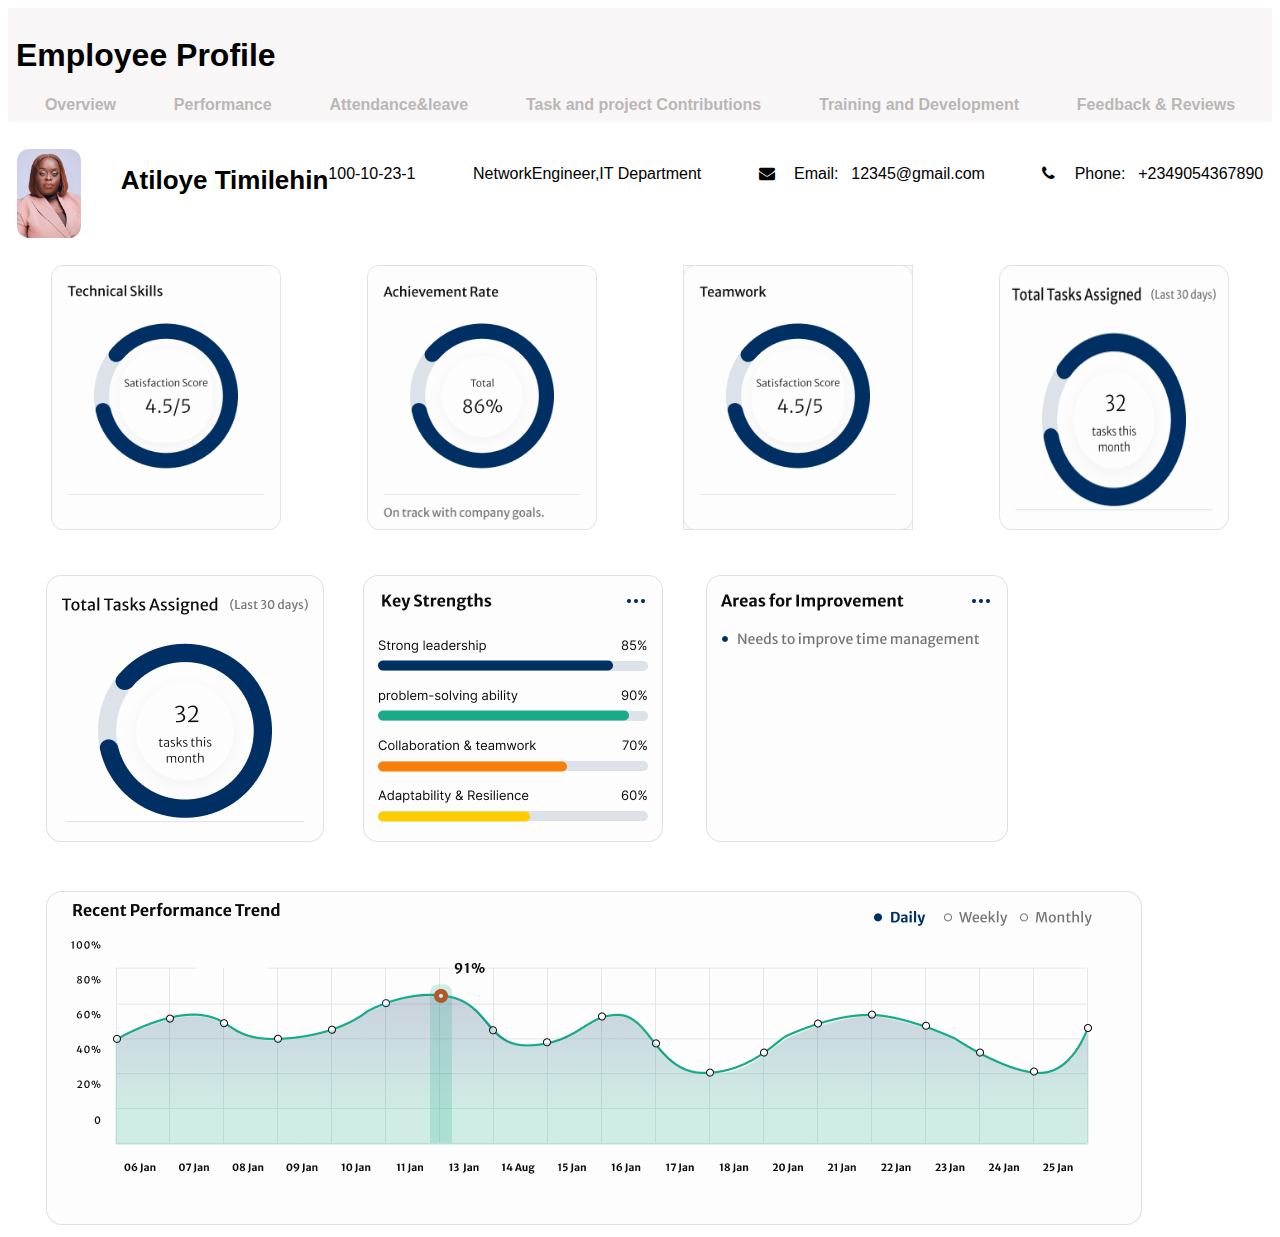
<file: performance.html>
<!DOCTYPE html>
<html lang="en">
<head>
    <meta charset="UTF-8">
    <meta name="viewport" content="width=device-width, initial-scale=1.0">
    <title>employee Performance</title>
    <link href="./css/employeetraining.css" rel="stylesheet"></link>
    <link rel="stylesheet" href="https://cdnjs.cloudflare.com/ajax/libs/font-awesome/4.7.0/css/font-awesome.min.css">
</head>
<body>
    <style>
       /*hiding the mobile header*/
       .mobile-header{display:none;}
        .diffAssesment{margin:auto;
        display:flex;
      flex-direction:row;
     justify-content:space-around;
     }
          .diffAssesment1{justify-content:space-around;
            margin-left:-2vw;
            margin-top:5vh;
        min-width:20vw;}  
       .diffAssesment img{max-width:18vw;
       min-height:3vh;}
       .diffAssesment1 img{max-width:25vw;
        min-height:3vh;
    margin-right:3vw;}
        .diffAssesment1{padding-left:5vw;}
        .performancebar :nth-child(1){
        margin-top:5vh;
        margin-left:3vw;
        min-width:80vw;
        }
        @media (min-width: 75px) and (max-width: 575px){
            nav{display:flex;
            overflow-x:auto;/*to enable horizontal scroll*/
        white-space:nowrap; /*prevent line breaks between the links tag*/
    padding:0.5rem;
    position: fixed; /* Fix the nav position */
                top: 0;
                width: 100vw;
                background-color: white; /* Add background color to nav */
                z-index: 1000; /* Ensure nav is on top */
            nargin-bottom:10vh;}
    nav h1{display:none;}
    nav a{display:inline-block;/*ensure the linktag are display inline and can scroll*/
    padding:0.5rem;}
            #sub-nav{display:none;}

            body,.diffAssesment,.diffAssesment1,.mobile-nav{display:flex;
                padding:1.0rem;
            flex-direction:column;
        align-items:center;margin:auto;
    min-width:100vw;}
        .diffAssesment img{min-width:70vw;
        margin-top:2vh;}
        #img{min-width:70vw;}
        .diffAssesment1 img{min-width:70vw;
        margin-top:2vh;}
        .performancebar img{max-width:20vw;
           /* position:fixed;
        z-index:-1000;
        width:100vw;
    overflow-x:auto ;*//*to enable  horizontal scroll*/
        }
       /* .performancebar img{display:inline-block;}*/
        .diffAssesment1 :nth-child(3){
            max-height:10vh;
            
        }
        }
        


    </style>
    <nav> 
        <h1>Employee Profile</h1>
        <span id="nav">
            <a href="overview.html">Overview</a><a href="performance.html">Performance</a> <a href="#">Attendance&leave</a> 
            <a href="Task&project.html">Task and project Contributions</a><a href="employeetraining.html">Training and Development</a>
            <a href="feedback&review.html">Feedback & Reviews</a>
        </span>
    </nav>
    <div id="sub-nav"><span><img src="Img/img.jpg" id="avatar"/> 
       
        <ul>
        <li style="font-weight:600; font-size:26px;">Atiloye Timilehin</li><li>100-10-23-1<li></ul></span>
     <ul style="magin-top:2vh"><li>NetworkEngineer,IT Department</li></ul>
     <ul style="magin-top:2vh"><li><i class="fa fa-envelope"></i></li>
     <li style="margin-right:1vw;">Email:</li><li>12345@gmail.com<li></ul>
     <ul style="magin-top:2vh"><li><i class="fa fa-phone"></i></li>
     <li style="margin-right:1vw;">Phone:</li>
     <li>+2349054367890<li></ul>
      <!----<ul><li><h2 style="margin-right:1vw;">Atiloye Timilehin</h2></li><li><p>100-10-23-1</p></li>
     </ul>
     <h4>Network Engineer,IT Department</h4> <ul><li><i class="fa fa-envelope"></i></li>
        <li style="margin-right:1vw;">Email:</li><li>12345@gmail.com<li></ul>   <ul><li><i class="fa fa-envelope"></i></li>
            <li style="margin-right:1vw;">Email:</li><li>12345@gmail.com<li></ul>-->
   </div>
   <div class="mobile-header">
    <img src="Img/img.jpg" id="avatar"/>
    <h3>Network Engineer, IT Department</h3>
    <p>100-10-23-1</p>
   </div>
   <div class="diffAssesment">
    <img src="Img/Group 34.png"/><img src="Img/Frame 34655.png"/><img src="Img/rating.png"/><img src="Img/Group 13.png"/>
   </div>
   <div class="diffAssesment1"><img src="Img/Group 13.png"/><img src="Img/keystrength.png"/>
    <img id="img" src="Img/improvement.png"/></div>
    <div class="performancebar">
        <img src="Img/performancetrend.png" alt=""/>
    </div>
</body>
</html>
</file>
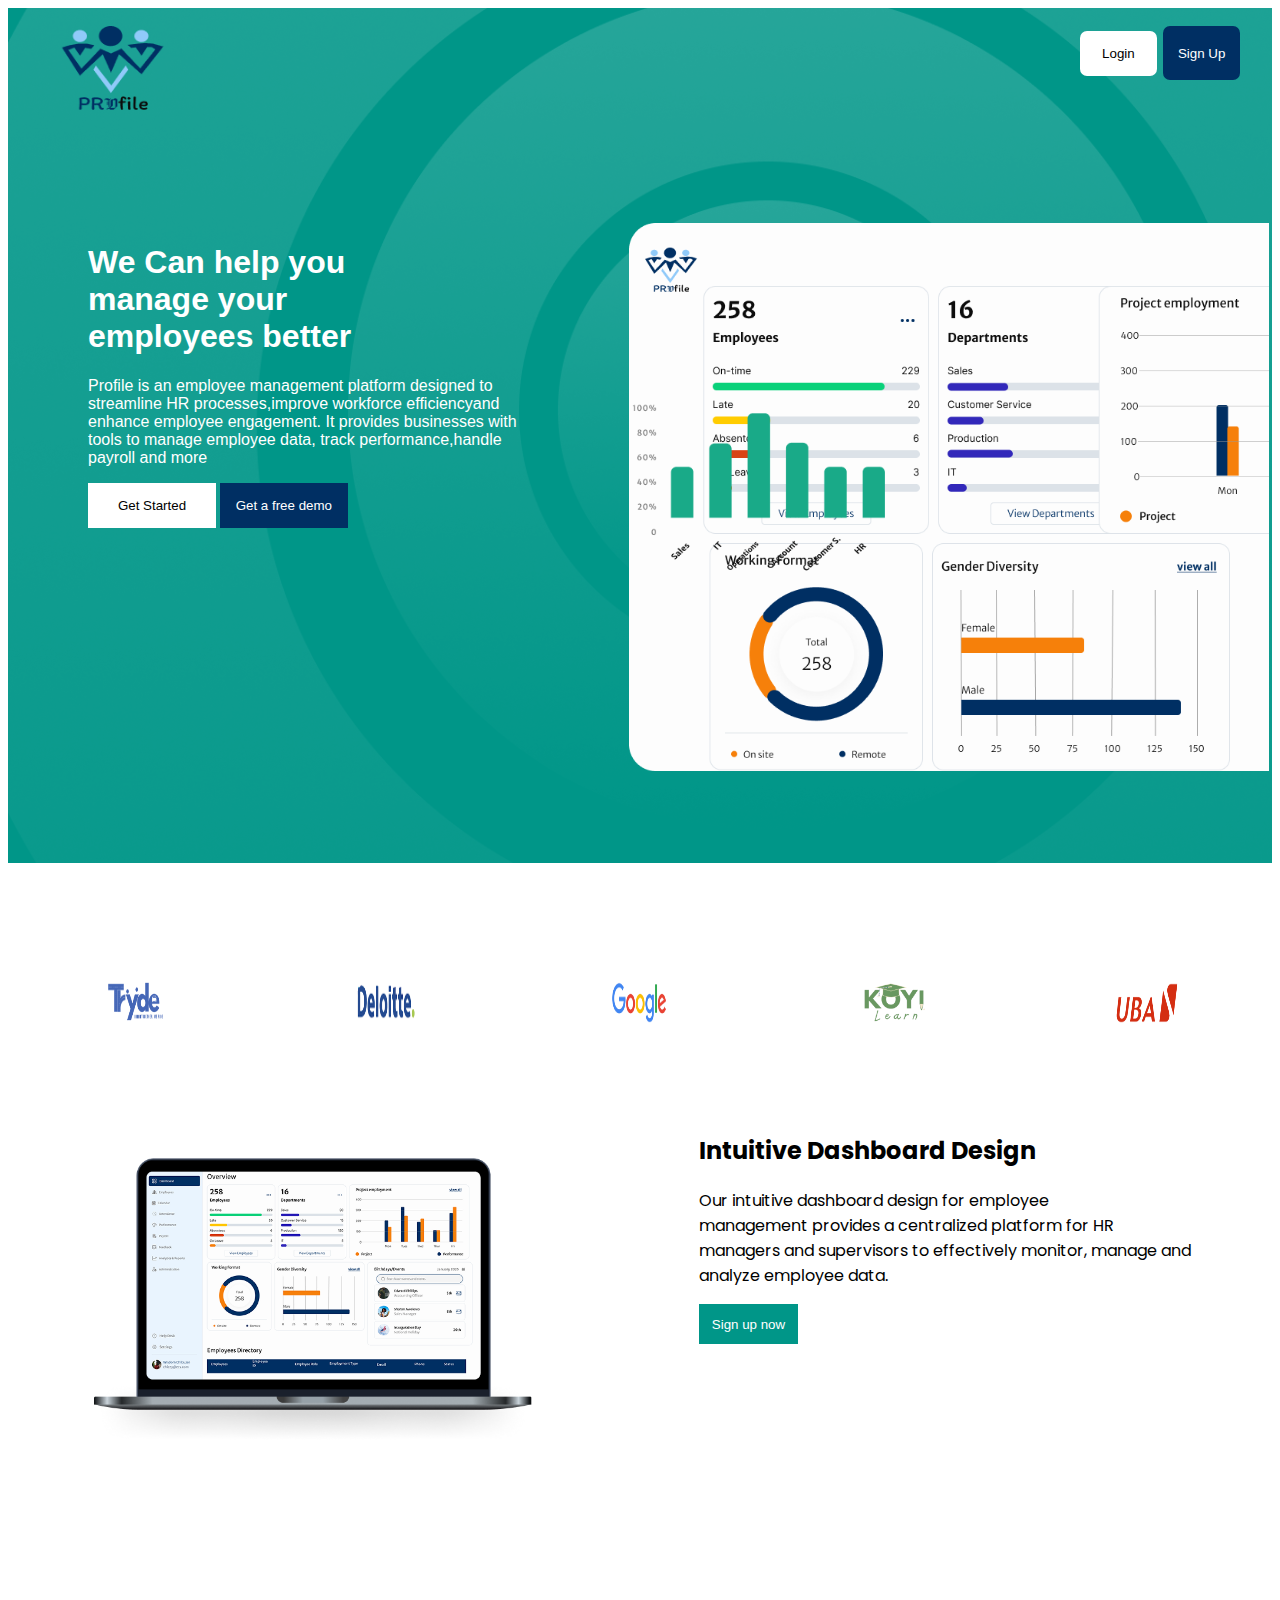
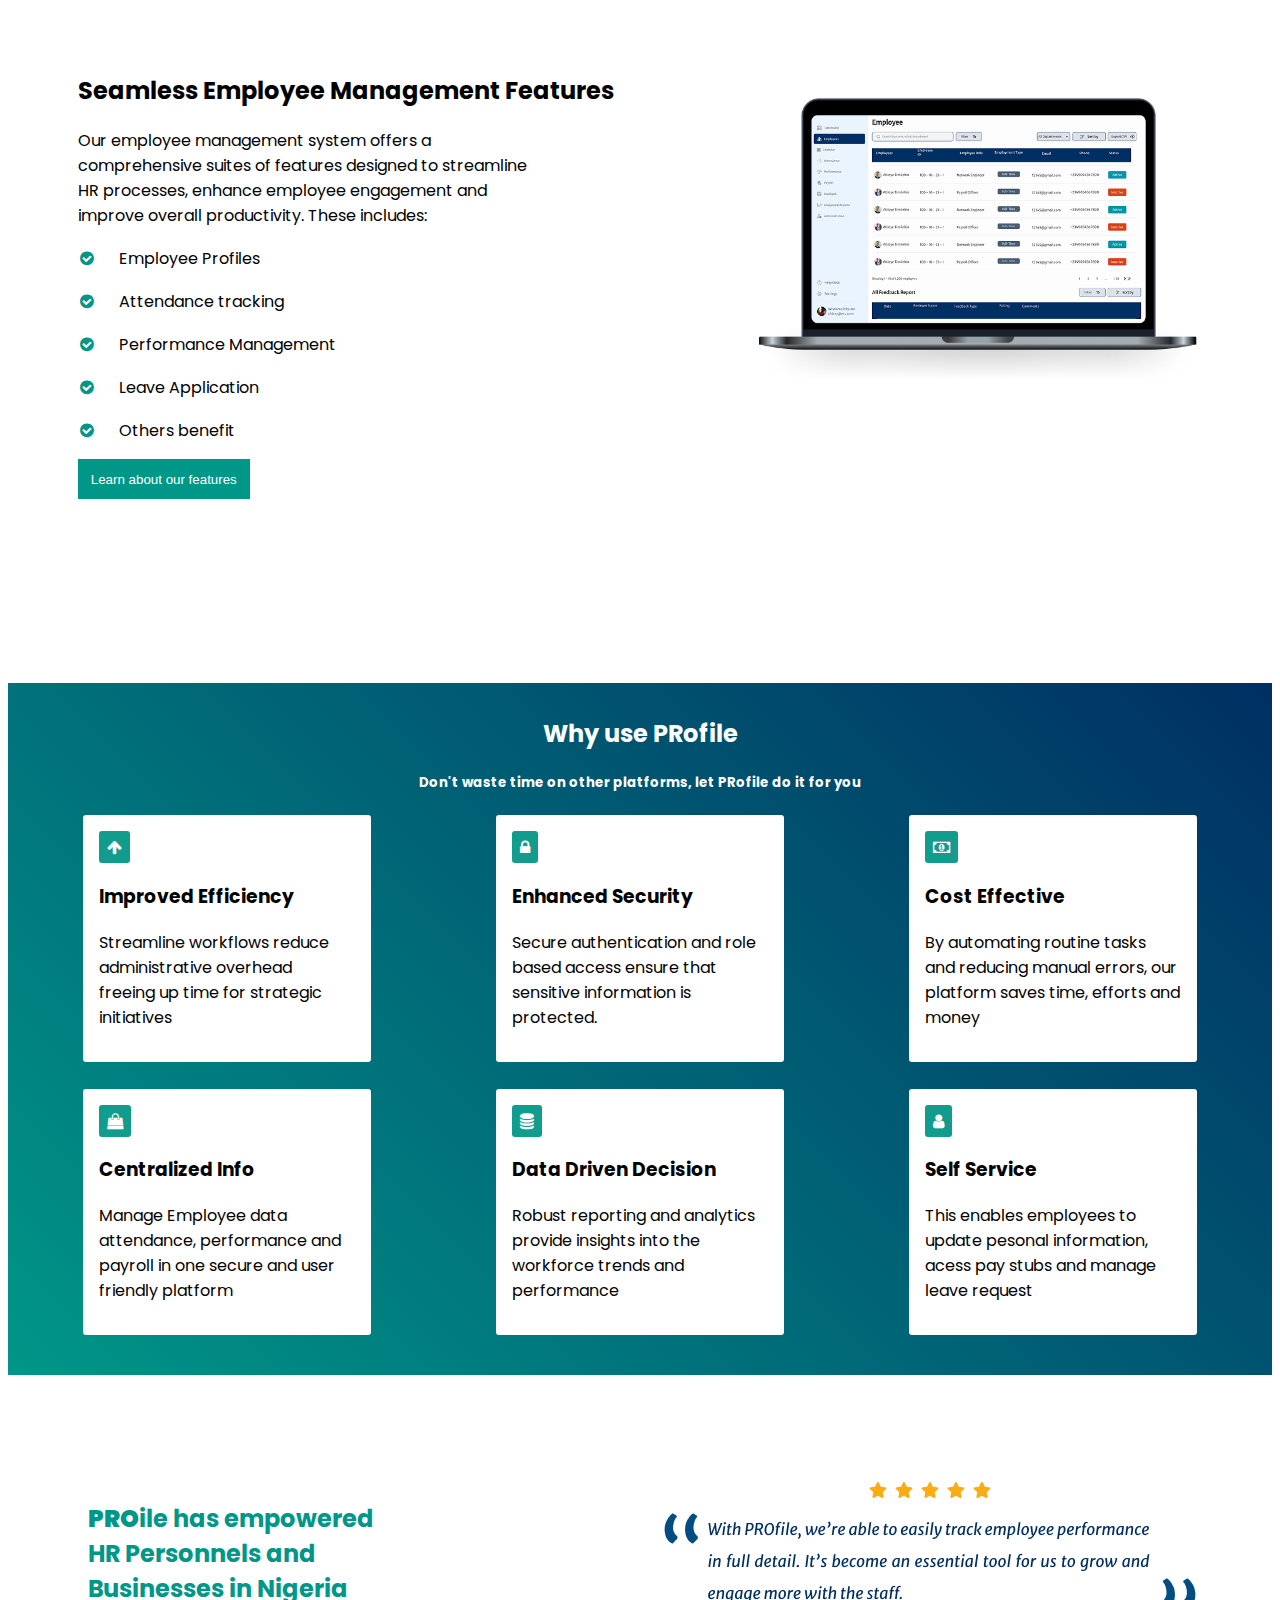
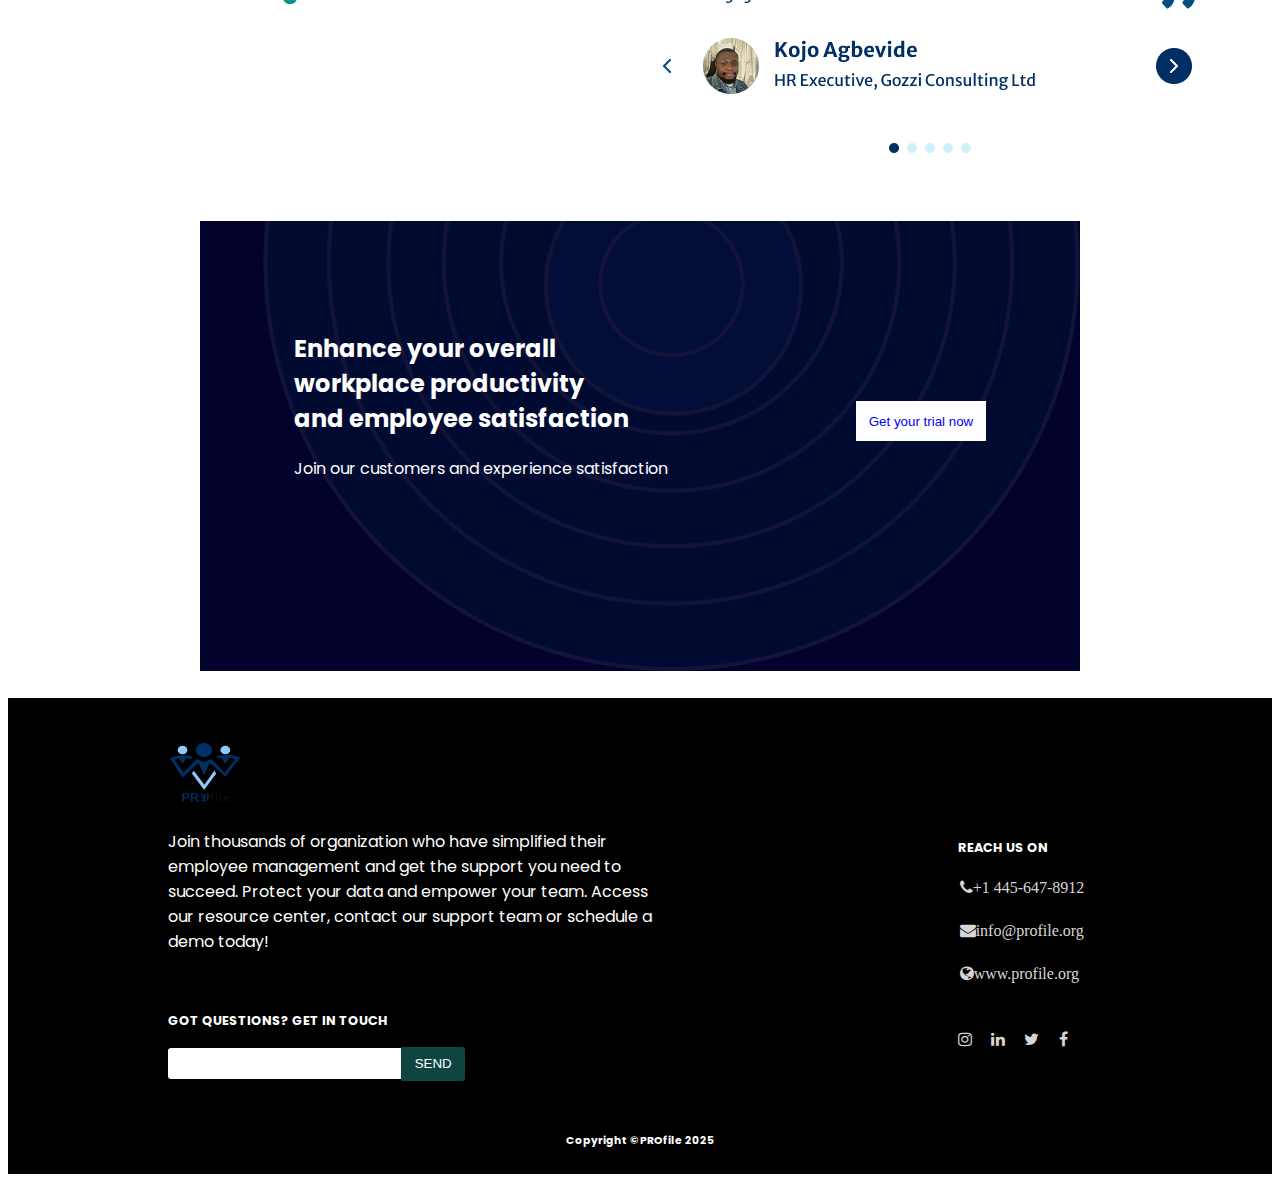
<file: PRofile.html>
<!DOCTYPE html>
<html lang="en">
<head>
    <meta charset="UTF-8">
    <meta name="viewport" content="width=device-width, initial-scale=1.0">
   <link rel="stylesheet" href="PRofile.css"></link>
   <link rel="stylesheet" href="https://fonts.googleapis.com/css2?family=Poppins:wght@400;500;600;700&display=swap">
   <link rel="icon" href="Img/logo.png"></link>
   <link rel="stylesheet" href="https://cdnjs.cloudflare.com/ajax/libs/font-awesome/4.7.0/css/font-awesome.min.css">
    
    <title>PRofile</title>
</head>
<body>
    <section class="hero">
        <nav id="nav-bar"><img src="Img/logo.png"/>  <span id="nav-button"> <button id="login"><a href="signin.html" target="blank">Login</a></button><button id="signUp"><a href="signup.html" target="blank">Sign Up</a></button></span></nav>
        <div id="hero">
            <div id="content" class="content">
                <h1>We Can help you <br>manage your <br>employees better</h1>
                <p> Profile is an employee management platform designed to <br/>streamline
                     HR processes,improve workforce efficiencyand <br/>enhance employee engagement. It provides businesses with<br/> tools
                     to manage employee data, track performance,handle<br/> payroll and more</p>
                     <span><button id="hero-btn1">Get Started</button><button id="hero-btn2">Get a free demo</button></span>
            </div>
            <div id="heroImg">
                <img src="Img/barchart.png"/>           
             </div>
        </div>
    </section>
    
    <section id="partners">
        <div class="partners">
            
            <img src="Img/tryde.png" alt="tryde"/>
            <img src="Img/deloitte.png" alt="Deloitte"/>
            <img src="Img/google.png" alt="Google"/>
            <img src="Img/koyi.png" alt="Koyi"/>
            <img src="Img/uba.png" alt="UBA"/>

        </div>
    </section>
    <section id="section3">
        <div id="image">
            <img src="Img/intuitive.png"/></div>
        <div id="content">
            <h2>Intuitive Dashboard Design</h2>
            <p>Our intuitive dashboard design for employee<br>management provides a centralized 
            platform for HR<br>managers and supervisors to effectively monitor, manage and<br> analyze employee data.</p>
            <button class="cont-button">Sign up now</button>
        </div>
    </section>
    <section id="section4">
        
        <div id="content">
            <h2>Seamless Employee Management Features</h2>
            <p>Our employee management system offers a <br>comprehensive suites of features designed to streamline<br>
            HR processes, enhance employee engagement and <br>improve overall productivity. These includes:</p>
            <ul>
                <li><i class="fa fa-check-circle"></i>Employee Profiles</li>
                <li><i class="fa fa-check-circle"></i>Attendance tracking</li>
                <li><i class="fa fa-check-circle"></i>Performance Management</li>
                <li><i class="fa fa-check-circle"></i>Leave Application</li>
                <li><i class="fa fa-check-circle"></i>Others benefit</li>
            </ul>
            <button class="cont-button">Learn about our features</button>
        </div>
        <div id="image">
            <img src="Img/seamless.png"/>
        </div>
    </section>
    <section id="section5">
        <h2>Why use PRofile</h2>
        <h5>Don't waste time on other platforms, let PRofile do it for you</h5>
        <div id="why-column1">
            <div id="div">
                <i class="fa fa-arrow-up"></i>
                <h3>Improved Efficiency</h3>
                <p>Streamline workflows reduce<br> administrative overhead <br>freeing up time for strategic<br> initiatives</p>
            </div>
            <div id="div">
                <i class="fa fa-lock"></i>
                <h3>Enhanced Security</h3>
                <p>Secure authentication and role<br> based access ensure that <br>sensitive information is<br> protected.</p>
            </div>
            <div id="div">
                <i class="fa fa-money"></i>
                <h3>Cost Effective</h3>
                <p>By automating routine tasks<br>and reducing manual errors, our<br> platform saves time, efforts and<br>money</p>
            </div>
            
        </div>
        <div id="why-column2">

            
            <div id="div">
                <i class="fa fa-shopping-bag"></i>
                <h3>Centralized Info</h3>
                <p>Manage Employee data<br>attendance, performance and<br>payroll in one secure and user<br> friendly platform</p>
            </div>
            <div id="div">
                <i class="fa fa-database"></i>
                <h3>Data Driven Decision</h3>
                <p>Robust reporting and analytics <br>provide insights into the<br> workforce trends and<br> performance</p>
            </div>
            <div id="div">
                <i class="fa fa-user"></i>
                <h3>Self Service</h3>
                <p>This enables employees to <br>update pesonal information,<br>acess pay stubs and manage<br> leave request</p>
            </div>
        </div>
        
        
    </section> 
    <section id="testimonial">
        <div>
            <h2><strong>PRO</strong>ile has empowered <br>HR Personnels and<br> Businesses in Nigeria
        </div>
        <div>
          <img src="Img/testimonial.png"/>  
        </div>
    </section>
    <section id="last-sec">
        <div id="last-hero"><h2>Enhance your overall <br>workplace productivity<br>and employee satisfaction</h2>
        <p>Join our customers and experience satisfaction</div>
            <div><button class="cont-button">Get your trial now</button>
    </section>
    <footer>
        <span>
            <div id="footer-column1">
                <img src="Img/logo.png" id="logo"/>
                <p>Join thousands of organization who have simplified their <br/>employee management and get the support you need to<br>
                succeed. Protect your data and empower your team. Access<br> our resource center, contact our support team or schedule a<br>demo today!</p>
                <br>
                <h4>GOT QUESTIONS? GET IN TOUCH</h4>
                <input type="email" place-holder="EMAIL-ADDRESS"><button>SEND</button>
            </div>
            <div id="footer-column2">
                <h2>REACH US ON</h2>
                <ul>
                    <li><i class="fa fa-phone">+1 445-647-8912</i></li>
                    <li><i class="fa fa-envelope">info@profile.org</i></li>
                    <li><i class="fa fa-globe">www.profile.org</i></li>
                </ul>
                <span id="socials"><i class="fa fa-instagram"></i>
                    <i class="fa fa-linkedin"></i>
                    <i class="fa fa-twitter"></i>
                <i class="fa fa-facebook"></i></span>
            </div>
        </span>
        <h6>Copyright &copyPROfile 2025</h6>
    </footer>
</body>
</html>
</file>
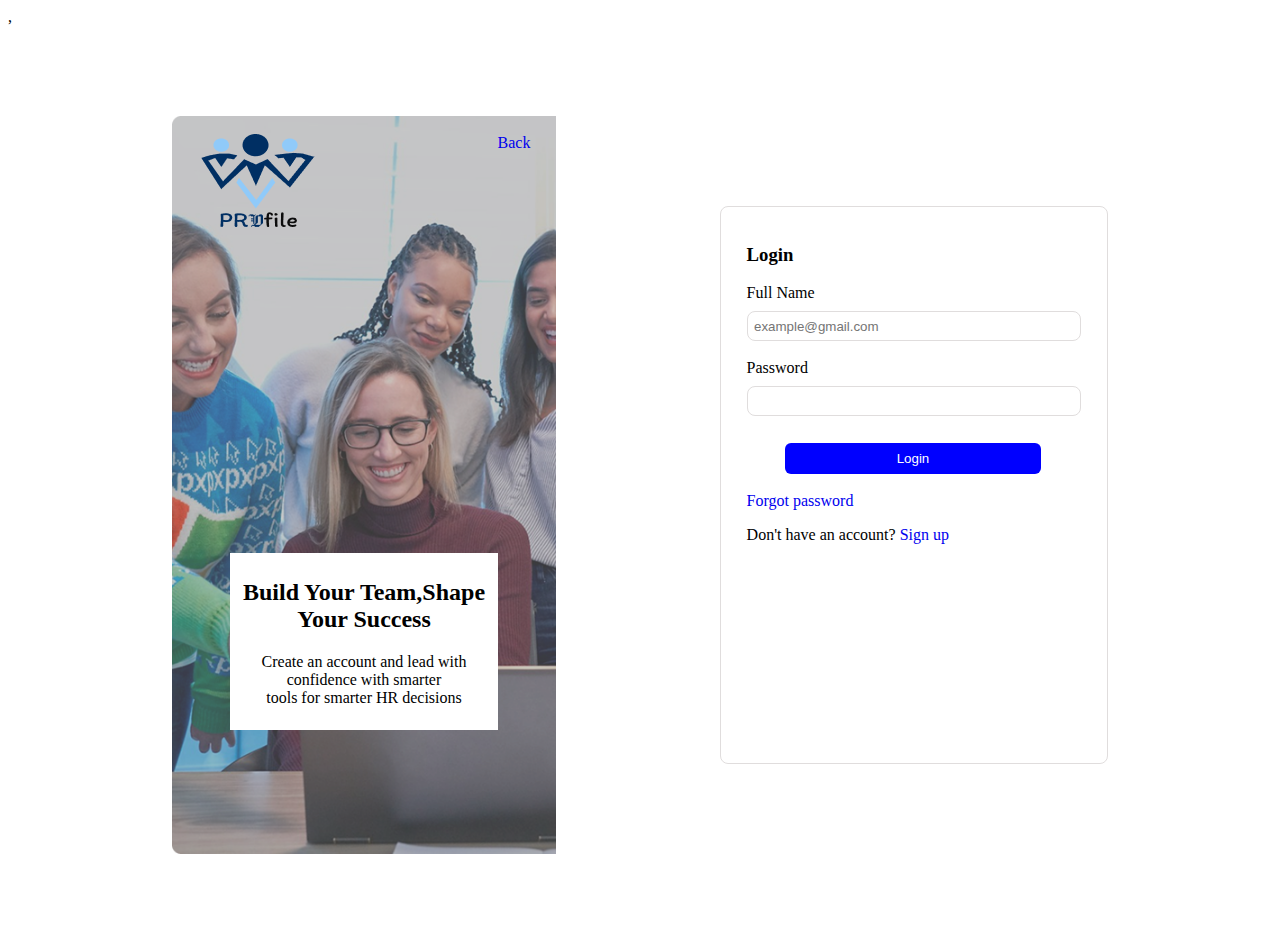
<file: signin.html>
<!DOCTYPE html>
<html lang="en">
<head>
    <meta charset="UTF-8">
    <meta name="viewport" content="width=device-width, initial-scale=1.0"><link rel="stylesheet" href="https://cdnjs.cloudflare.com/ajax/libs/font-awesome/4.7.0/css/font-awesome.min.css"/>

    <!-- Google Icons -->
    <link rel="stylesheet" href="https://fonts.googleapis.com/css2?family=Material+Symbols+Outlined:opsz,wght,FILL,GRAD@20..48,100..700,0..1,-50..200" />,
    

    <link href="form.css" rel="stylesheet"></link>
    <title>PROfile Signin</title>
</head>
<body>
    <div class="signin">
        <div id="signinImg">
            <span id="span"><div><img src="Img/logo.png"/></div>
                <div><a href="#"><i class="fa fa-arrow">Back</a></i></div>
            </span>
            <div id="intro">
                <h2>Build Your Team,Shape Your Success</h2>
                <p>Create an account and lead with confidence with smarter <br> tools for smarter HR decisions</p>
            </div>
        </div>
        <div id="form">
            <form id="">
                <h3>Login</h3>
                <label for="fullName">Full Name</label><br>
                
                <input type="text" placeholder="example@gmail.com"><br/>
                
                <label for="Password">Password</label><br>
                <input type="password" minlength="8"><br/>
                <button id="signinbtn"><a href="overview.html" target="blank">Login</a></button><br/>
                <a class="password" href="#" style="text-align:right">Forgot password</a>
                <span><p>Don't have an account? <a href="signup.html" style="text-align:center;">Sign up</a></p></span>
    
            </form>
        </div>
    </div>
    
</body>
</html>
</file>
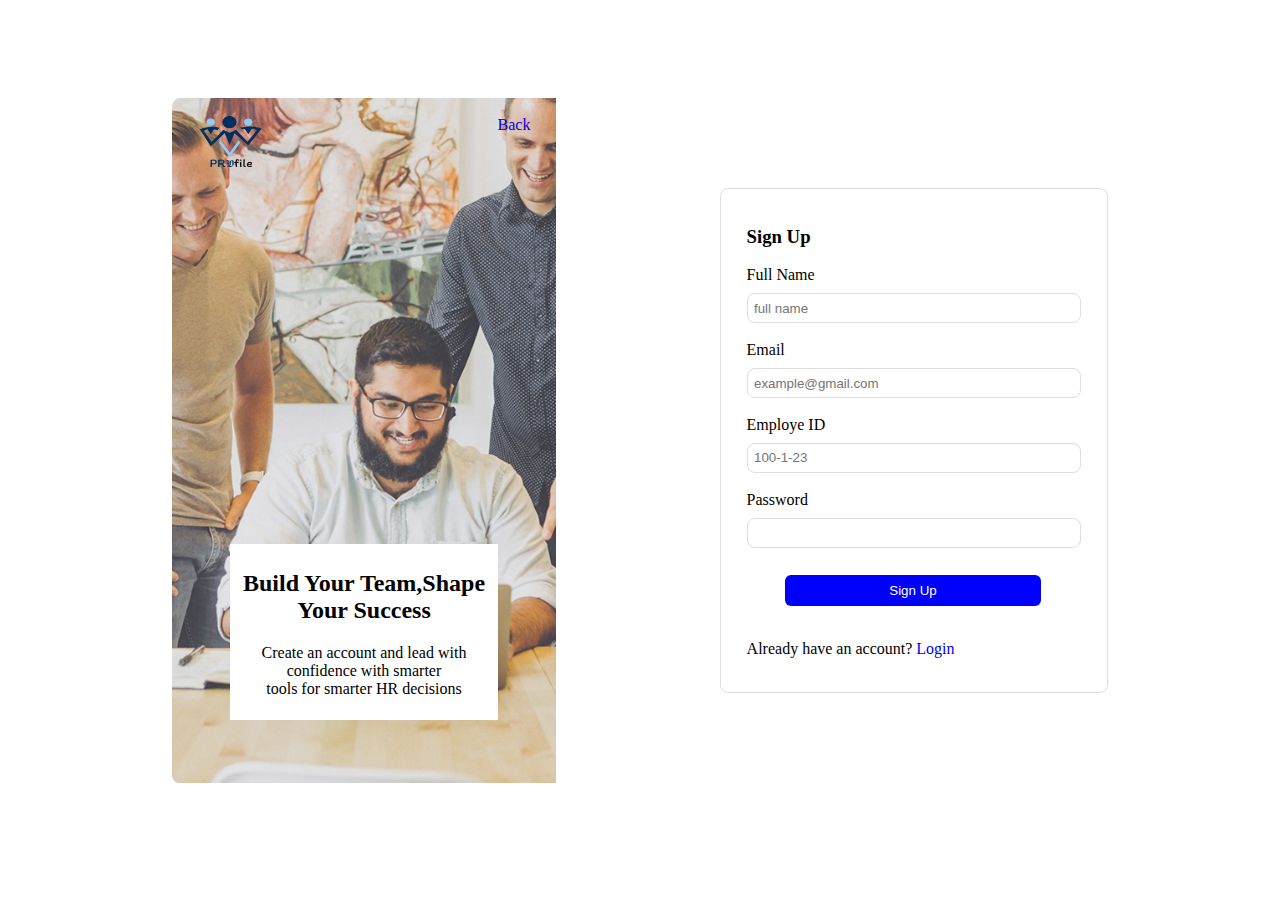
<file: signup.html>
<!DOCTYPE html>
<html lang="en">
<head>
    <meta charset="UTF-8">
    <meta name="viewport" content="width=device-width, initial-scale=1.0">
    <link rel="stylesheet" href="https://cdnjs.cloudflare.com/ajax/libs/font-awesome/4.7.0/css/font-awesome.min.css"/>

      <!-- Google Icons -->
      <link rel="stylesheet" href="https://fonts.googleapis.com/css2?family=Material+Symbols+Outlined:opsz,wght,FILL,GRAD@20..48,100..700,0..1,-50..200" />

    <link href="form.css" rel="stylesheet"></link>
    <title>PROfile Signup</title>
</head>
<body>
    <div class="signup">
        <div id="signupImg">
            <span id="span"><div><img src="Img/logo.png" id="logo"/></div>
                <div><a href="#"><i class="fa fa-arrow">Back</i></a></div></span>
            <br>
            <br>
            <br>
            <div id="intro">
                <h2>Build Your Team,Shape Your Success</h2>
                <p>Create an account and lead with confidence with smarter <br> tools for smarter HR decisions</p>
            </div>
        </div>
        <div id="form">
            <form id="signupform">
                <h3>Sign Up</h3>
                <label for="Full Name">Full Name</label><br>
                <input type="text"placeholder="full name"><br/>
                <label for="Email">Email</label><br>
                <input type="email" placeholder="example@gmail.com"><br/>
                <label for="Employee ID">Employe ID</label><br>
                <input type="number"placeholder="100-1-23"><br/>
                <label for="Password">Password</label><br>
                <input type="password" minlength="8"><br/>
                <button id="signupBtn">Sign Up</button><br/>
                <span><p>Already have an account? <a href="signin.html">Login</a></p></span>
    
            </form>
        </div>
    </div>
    
</body>
</html>
</file>
<file: index.css>
body{padding:none;
font-family:'poppins', sans-serif;}
nav{ padding:2vh 2vw 3vh 4vw;
    display:flex;
    flex-direction:row;
   
    justify-content:space-between
}
nav img{
    max-height:10vh;
}
nav button{border-radius:7px;
    border:none;
    background-color:#002f63;
    min-width:6vw;
  height:6vh;
    margin-right:0.5vw;
    padding:auto;
    color:white;
}
nav :nth-child(3){color:white;}
button a{text-decoration:none;
color:white;}
#login a {color:black;}
#login{
    background-color: white;
    color:black;
    height:5vh;
    padding:auto;
    margin-top:0.5vh;
}
ul{list-style-type: none;
text-align: left;}
ul li{margin-top:2vh;
    text-align:left;
}
span{
    display:flex;
    flex-direction:row;
}
.hero{font-family: Verdana, Geneva, Tahoma, sans-serif;
    background-image:url('Img/Hero.png');
    background-size:cover;
    background-repeat: no-repeat;
    color:white;
    height:88vh;
    background-blend-mode: overlay;
    background-color:linear-gradient(45deg, #009688, #002f63);

}
.hero h1{
font-size:2rem;
}
#hero{display:flex;
flex-direction: row;
justify-content:space-between;}
#hero{padding:5rem;
    
    padding-right:none;
    display:flex;
    flex-direction: row;
}
#heroImg {
    min-width: 50vw;
    background-image: url('Img/Dashboard.png');
    background-size: cover;
    background-repeat: no-repeat;
    min-height: 60vh;
    margin-left: 5vw;
    margin-right: -6vw;
    margin-bottom: -15vh;
}

#heroImg img{margin-top:5vh;
   max-width:20vw;
  margin-bottom:-25vh;
   margin: left -5vw;
}
#hero-btn1{
    background-color: white;
    color:black;
    height:5vh;
    border: none;
    min-width:10vw;
    padding:auto;
    
}
#hero-btn2{
    border:none;
    background-color:#002f63;
    min-width:10vw;
  height:5vh;
    margin-left:0.3vw;
    padding:auto;
    color:white;
}
.partners{
    margin-top:10vh;
}
#image{min-width:10vw;
 /*background-image:url('Img/intuitive.png');*/
    background-size:cover;
    background-repeat: no-repeat;
}
#image img{max-width:35vw;
min-height: 20vh;
margin-top:5vh;}
#partners{
    min-height:20vh;
}
#section3,#section4{
    min-height:60vh;
    margin-top:20vh;
    margin-bottom: 13vh;
}
#content ul{text-align:left;
    margin-left:-3vw;;
   
    text-align:start;
}
#content i{
    color:#009688;
}
.cont-button{
    border:none;
    background-color: #009688;
    color:white;
    padding:0.8rem;
}
#section5{margin-top:10vh;
    background:linear-gradient(45deg, #009688, #002f63);
    min-height:60vh;
    padding:0.8rem;
}

#section5 h5{color:white;}
#section5 :nth-child(1){color:white;}
#div{
    background-color:white;
    color:black;
    padding:1rem;
    min-width:20vw;
    text-align:left;
    align-items:left;
    min-height:20vh;
    border-radius:3px;
}

/*#div icon styling*/

#why-column1,#why-column2{margin-top:3vh;
    display:flex;
    flex-direction:row;
    margin-bottom:3vh;
    background-color:transparent;
    justify-content:space-around;
}
   
#div i{background-color:rgb(18, 156, 142);
    color:white;
    border-radius:3px;
    padding:0.5rem;}
    #div :nth-child(2){color:black;}
    #div :nth-child(3){color:black;}
/*testimonial sction*/
#testimonial{display:flex;
flex-direction:row;
margin-top:10vh;
padding:1rem;
justify-content:space-between;
margin-right:4vw;
margin-left:5vw;}
#testimonia div:nth-child(1){
    margin-top:40vh;
    }
#testimonial h2{color:#009688;/*using the same color as the hero background-color*/}

footer{display:flex;
    flex-direction:column;

}
footer h6{text-align:center;}

#footer-column1,#footer-column2{margin:auto;}
.partners img{
    margin-top: 5vh;
    width:6vw;
    height:auto;
}

#why-column1,#last-sec,.partners,#section3,#section4{margin:auto;
    display:flex;
    flex-direction:row;
    justify-content:space-around;
}
/*#section3,#section4{display:flex;
    flex-direction:row;
    justify-content:space-evenly;
    padding-right:15vw;
    padding-left:12vw;
}*/
#section5{
    text-align: center;
}
#last-sec button{
    color:blue;
    background-color:white;
margin-top: 10vh;
}

#last-sec{min-height:40vh;
margin-top:5vh;
margin-bottom:3vh;
padding-top:10vh;
margin-right:15vw;
background-image:url('Img/last-sec.png');
background-color:rgb(2, 2, 44);
background-position:bottom right;
background-repeat:no-repeat;
margin-left:15vw;}
/*styling last sec first div element*/
#last-sec div:nth-child(1){
    color:white;
}
section{margin:auto;}
footer img{
    max-height:7vh;
}

footer{
    /*padding: 3vh 4vw 2vh 4vw;*/
    color:white;
    background-color:black;
}
footer h2{margin-top:10vh;
font-size:0.8rem;
margin-left:3vw;}
footer h4{font-size:0.8rem;}
footer input{
    border-bottom-left-radius: 3px;
    border-top-left-radius: 3px;
    min-width:17vw;
    padding:0.5rem;
    border:none;
}
footer button{padding:0.6rem;
    color:white;
    border-bottom-right-radius: 3px;
    border-top-right-radius: 3px;
    background-color: #0F4540;
    min-width:5vw;
border:none;}
footer span{margin:5vh 2vw 3vh 2vw;
display:flex;
flex-direction:row;
justify-content:space-between}
footer i{margin-right:1.5vw;}
li i{margin-right:2vw;}

#socials{
    margin-left:3vw;
}

i{color:green;}
i {
    font-size: 1.0rem; 
   color: rgb(216, 213, 213); 
    margin-right:1.5vw; 
}
li i{display:none;}
/*partners image styling*/
.partners img{margin-top:13vh;
    margin-bottom:10vh;
    max-height:5vh;
    max-width:5vw;
}

/* Medium devices (tablets, 768px and up) */
@media (min-width: 768px) and (max-width: 991px) {
    /* Your styles for medium devices */
    
    nav {
        /*flex-direction: column;
        align-items: center;*/
        display:flex;
        justify-content: space-between;
        display:none;
    }
    nav button{display:none;}
    nav img{max-width:5vw;}

    #hero {
        flex-direction: column;
        padding: 5rem;
    }

    #heroImg {
        min-width: 100%;
        margin: 0;
    }

    #heroImg img {
        max-width: 70%;
        margin-top: 2rem;
    }

    #content {
        text-align: center;
    }

    #partners {
        flex-direction: column;
        align-items: center;
    }

    #section3, #section4 {padding:2rem;
        flex-direction: column;
        align-items: center;
    }

    #image img {
        max-width: 70%;
        margin-top: 2rem;
    }

    #why-column1, #why-column2 {
        flex-direction: column;
        align-items: center;
    }

    #testimonial {
        flex-direction: column;
        align-items: center;
    }

    #last-sec {
        margin: 0;
        padding: 2rem;
    }

    footer {
        flex-direction: column;
        align-items: center;
    }

    footer span {
        flex-direction: column;
        align-items: center;
    }
}

/* Small devices (landscape phones, 576px and up) */
@media (min-width: 576px) and (max-width: 767px) {
    /* Your styles for small devices */
    nav {
        flex-direction: column;
        align-items: center;
    }

    #hero {
        flex-direction: column;
        padding: 1rem;
    }

    #heroImg {
        min-width: 100%;
        margin: 0;
    }

    #heroImg img {
        max-width: 90%;
        margin-top: 1rem;
    }

    #content {
        text-align: center;
    }

    #partners {
        flex-direction: column;
        align-items: center;
    }

    #section3, #section4 {
        flex-direction: column;
        align-items: center;
    }

    #image img {
        max-width: 90%;
        margin-top: 1rem;
    }

    #why-column1, #why-column2 {
        flex-direction: column;
        align-items: center;
    }

    #testimonial {
        flex-direction: column;
        align-items: center;
    }

    #last-sec {
        margin: 0;
        padding: 1rem;
    }

    footer {
        flex-direction: column;
        align-items: center;
    }

    footer span {
        flex-direction: column;
        align-items: center;
    }
}

/* Extra small devices (portrait phones, less than 576px) */
@media (min-width: 75px) and (max-width: 575px) {
    /* Your styles for extra small devices */
    body{flex-direction:column;
        min-width:100vw;
    align-items:center;}
    .hero{min-height:30vh;
    min-width:100vw;}
    nav {
        flex-direction: row;
        justify-content: space-between;
    }

    nav button{width:7vw;
    margin-right:1vw;}
     #hbtn{margin-right:2vw;}
    #hero {min-width:80vwvw;
        flex-direction: column;
        padding: 2.5rem;
        align-items:center;
        min-height:30vh;
    }
    /*#hero h1{font-size:1.2rem;}
    #hero p{font-size:0.8rem;}*/

    #heroImg {min-height:30vh;
        min-width:95vw;
        margin-left:-3vw;
        
        
    }
    .hero{min-width:100vw;}

   /* #heroImg img {
        max-width: 100vw;;
        margin-top: 1rem;
        
    }*/

    .content {/*padding:1rem;*/
        text-align:center;
       min-width:80vw;
        align-items:center;
        margin:auto;
    
    }
    #content {/*padding:1rem;*/
        text-align:center;
       min-width:80vw;
        align-items:center;
        margin:auto;
    
    }
    #content span{display:flex;
    flex-direction:column;
align-items:center;
justify-content: center;
margin-bottom:5vh;}
#content button{margin-top:1vh;
min-width:5vw;}
nav img{max-width:7vw;}

    .partners {margin-bottom:3vh;
        margin-top:20vh;
        flex-direction: column;
        align-items: center;
    }
.partners img{margin-top:2vh;
    /*margin-bottom:5vh;*/
min-width:30vw;}
    #section3, #section4 {
        flex-direction: column;
        align-items: center;
        padding:1.0rem;
    }
   #section5{padding:0.8rem;}
   header{padding:1.0rem;
 }
    #image img {
        max-width: 100%;
        margin-top: 1rem;
    }

    #why-column1, #why-column2 {
        flex-direction: column;
        align-items: center;
        min-width:100vw;
    }
    #why-column1 div{min-width:95vw;
        margin-top:3vh;
        align-items:center;
        text-align:center;
        
    }
    #why-column2 div{margin-top:3vh;
    min-width:95vw;
text-align:center;
align-items:center;}

    #testimonial {padding:2rem;
        flex-direction: column;
        max-width:80vw;
        align-items: center;
    }
    #testimonial img{max-width:50vw;}
.footer-column2 ul{
    align-items:left;
    text-align:left;
}
    #last-sec {flex-direction:column;
        align-items:center;
        margin: 0;
        padding: 1rem;
    }

    footer {
        flex-direction: column;
        align-items: center;
    }

    footer span {
        flex-direction: column;
        align-items: center;
    }
    footer div{margin:auto;
    align-items:left;
    min-width:80vw;
justify-content:center;}
.footer-column2{min-width:100vw;
padding:1vw;}
#socials{display:flex;
flex-direction:row;}
}
</file>
<file: Admin.css>
body {
    /*font-size: 15pt;*/
}
body {
	font-family: Arial, sans-serif;
	margin: 0;
	padding: 0;
}

.sidebar {
	width:15vw;
	background-color: #f0f0f0;
	padding:5px;
	position: fixed;
	top: 0;
	left: 0;
	padding-top:5vh;
    padding-bottom:50vh;
	height:1000vh;
}
.sidebar i{
	color:grey;
	margin-right:1vw;
}
.sidebar a{color:black;}
.sidebar li{
	text-align:left;
}

.logo {
	margin: 1vh 1vw 2vh 1vw;
}

.logo img {
	width: 50%;
	height: auto;
}
span img{border-radius:100%;
margin-top:1vh;
width:15%;
height:15%;
}

ul {
	list-style: none;
	padding: 0;
	margin: 0;
}
.sidebar li{color:grey}
#sidebar-footer{margin-left:0.5vw;
margin-top:0.5vh;}
#sidebar-footer img{
	margin-top:3vh;
	width: 28%;
	height:28%;
	border-radius:100%;
}
#sidebar-footer p{margin-top:-2vh;}

li {
	margin-bottom: 10px;
}

li a {
	text-decoration: none;
	color: #337ab7;
}

li a:hover {
	color: #23527c;
}
nav,#report-nav,#reportsub-nav ul{display:flex;
  flex-direction:row;
justify-content: space-between;
}
nav{margin-left:7vw;}
nav span{display:flex;
  flex-direction:row;
}
nav img{
  width:15%;
  height:15%;
}
nav input{min-height:2vh;}

#main-content,#report-nav,#reportsub-nav{
	margin-left:10vw;
	padding: 20px;
	min-width:auto;
}
/*admin overview dashboard styling*/

.overview{display:flex;
flex-direction:column;}
.overview span{display:flex;
flex-direction:row;
justify-content:space-around;}
.overview img{
	border-radius: 3px;
	min-width:15vw;
}
.overviewImg img{min-width:30vw;}
.overviewImg{display:flex;
	flex-direction:row;
	justify-content:space-between;}
#others{
  margin-top:20vh;
}
.sidebar span{display:flex;
  flex-direction:row;
}
#sidebar-footer{
    margin-bottom:30vh;
}
/*overview styling*/
#overview{
    margin:auto;
    display:flex;
    flex-direction:column;
    padding-left:5vw;
}

#overviewspan button{width:5vw;}
/*report feedback dashboard */
#reportsub-nav{
	display:flex;
	flex-direction:column;
}
.some-btn,#rsub-nav{display:flex;
flex-direction:row;}
#rsub-nav{justify-content:space-between;}
#report-nav{max-height:3vh;
	margin-top:auto;
	margin-left:5vw;
margin-bottom:auto;}
#reportsub-nav{margin-left:5vw;}
#report-nav input{border-radius:3px;}
/*saturday update*/
#main-content input{max-height:4vh;
padding:auto;
margin-top:3.5vh;
border:1px solid rgb(199, 192, 192);
border-radius:3px;}
#overview h2{margin-left:2vw;}
nav h2,#h2{color:rgb(212, 208, 208);}
</file>
<file: css/employeetraining.css>
body{font-family:'poppins',sans-serif;}
#nav,#all-materials, span,.progress,#courseoverview,#usefulbtn1,#usefulbtn2,.functionbtn,#sub-nav,ul{display:flex;
flex-direction:row;
}
/*avatar*/
#avatar{border-radius:12px;
    max-width:5vw;
min-height:2vh;
margin-bottom:2vh;}

nav{background-color:rgb(248, 246, 246);
padding:0.5rem;
margin-bottom:3vh;}
nav h2{margin-left:2vw;}
nav a{text-decoration:none;
    font-weight:800;
color:rgb(187, 182, 182)}
nav a:hover{color:rgb(24, 144, 241);
text-decoration:underline;}
/*sub nav styling*/
#sub-nav{justify-content:space-around;
margin-bottom:1vh;}
/*hiding mobile header*/
.mobile-header{display:none;}

ul{list-style-type:none;}
#all-materials,#nav{justify-content:space-around;
margin:auto;
margin-top:5vh;}
#nav{margin-top: 2vh;}
#courseoverview{justify-content:space-evenly;
margin:auto;
padding:auto;}
#progress div{display:flex;
flex-direction:row;}
#trainingprogress{padding:0.8rem;
border:1px solid rgb(224, 224, 224);
border-radius:3px;}
#trainingprogress img{min-width:2vw;}
/*styling for ongoingcourse div goes here*/
#ongoingcourse{border:1px solid rgb(224, 224, 224);
    padding:0.6rem;
    min-width:10vw;
    min-height:8vh;
    padding-bottom:5vh;
    border-radius:6px;
    margin-right:3vw;
    margin-left:3vw;
}
#ongoingcourse div{display:flex;
flex-direction:column;}
#ongoingcourse progress{min-width:20vw;}
#ongoingcourse span{justify-content:space-between;}
#ongoingcourse button{padding:0.6rem;
    margin-top:2vh;
    margin-right:5vw;
    margin-left:6vw;
min-width:7vw;
}
/*some-btns button styling*/
#some-btns button{
    padding:0.6rem;
    margin-top:1.5vh;
}
#some-btns{padding:0.3rem;
display:flex;
border-radius:4px;

flex-direction:column;}
/*special button styling*/
.functionbtn button{background-color:rgb(240, 238, 238);
color:black;}
#usefulbtn1 button:nth-child(1){
    background-color:#070763;
    color:white;
}

/*progress bar styling*/
progress{-webkit-appearance:none;
    border-radius:8px;
appearance:none;
height:2vh;}
/*used to give colour to the percentage covered in each course*/
progress::-webkit-progress-value{background-color: rgb(240, 134, 14);
border-radius:8px;}
/*give colour to the course progress*/
progress::-webkit-progress-bar{border-radius:8px;
    color:rgbte(255, 255, 255);
    height:1.0vh;
}

/*other styling*/
#all-materials progress{min-width:17vw;
    margin-top:3vh;}
    
#material span{
    justify-content:space-between;
}
#all-materials h2{
    font-size:1.2rem;
}
#all-materials img{min-width:25vw;
    max-height:20vh;
border-radius:3px;
}
#mat{min-width:30vw;
margin-top:auto}
button{color:white;
    background-color:rgb(7, 7, 99);
border:none;
padding:0.3rem;
min-width:4vw;
border-radius:3px;
max-height:5vh;
}
/*styling for each course*/
#material,#material1{
    border:1px solid rgb(224, 224, 224);
    border-radius:3px;
    padding:0.3rem;
    place-content:center;
}
h2{font-size:0.8rem;}
.functionbtn{justify-content:space-between;
margin-top:5vh;}
@import url('https://cdnjs.cloudflare.com/ajax/libs/font-awesome/6.0.0-beta3/css/all.min.css');

/* Icon styling */
i {
    font-size: 1.0rem; /* Adjust the size as needed */
   color: rgb(216, 213, 213)k; /* Adjust the color as needed */
    margin-right:1.5vw; /* Adjust the margin as needed */
}
/* Round progress bar styling */
.progress progress {
    -webkit-appearance: none;
    appearance: none;
    width: 100%;
    height: 20px; /* Adjust the height as needed */
    border-radius: 10px; /* Make the progress bar round */
    overflow: hidden;
}

.progress progress::-webkit-progress-bar {
    background-color: #f3f3f3; /* Background color of the progress bar */
    border-radius: 10px; /* Make the progress bar round */
}

.progress progress::-webkit-progress-value {
    background-color: green; /* Color of the progress value */
    border-radius: 10px; /* Make the progress bar round */
}

.progress progress::-moz-progress-bar {
    background-color: green; /* Color of the progress value for Firefox */
    border-radius: 10px; /* Make the progress bar round */
}
</file>
<file: PRofile.css>
body{padding:none;
font-family:'poppins', sans-serif;}
nav{ padding:2vh 2vw 3vh 4vw;
    display:flex;
    flex-direction:row;
   
    justify-content:space-between
}
nav img{
    max-height:10vh;
}
nav button{border-radius:7px;
    border:none;
    background-color:#002f63;
    min-width:6vw;
  height:6vh;
    margin-right:0.5vw;
    padding:auto;
    color:white;
}
nav :nth-child(3){color:white;}
button a{text-decoration:none;
color:white;}
#login a {color:black;}
#login{
    background-color: white;
    color:black;
    height:5vh;
    padding:auto;
    margin-top:0.5vh;
}
ul{list-style-type: none;
text-align: left;}
ul li{margin-top:2vh;
    text-align:left;
}
span{
    display:flex;
    flex-direction:row;
}
.hero{font-family: Verdana, Geneva, Tahoma, sans-serif;
    background-image:url('Img/Hero.png');
    background-size:cover;
    background-repeat: no-repeat;
    color:white;
    height:95vh;
    background-blend-mode: overlay;
    background-color:linear-gradient(45deg, #009688, #002f63);

}
.hero h1{
font-size:2rem;
}
#hero{display:flex;
flex-direction: row;
justify-content:space-between;}
#hero{padding:5rem;
    
    padding-right:none;
    display:flex;
    flex-direction: row;
}
#heroImg {
    min-width: 50vw;
    background-image: url('Img/Dashboard.png');
    background-size: cover;
    background-repeat: no-repeat;
    min-height: 60vh;
    margin-left: 5vw;
    margin-right: -6vw;
    margin-bottom: -27vh;
}

#heroImg img{margin-top:20vh;
   max-width:20vw;
   margin: left -5vw;
}
#hero-btn1{
    background-color: white;
    color:black;
    height:5vh;
    border: none;
    min-width:10vw;
    padding:auto;
    
}
#hero-btn2{
    border:none;
    background-color:#002f63;
    min-width:10vw;
  height:5vh;
    margin-left:0.3vw;
    padding:auto;
    color:white;
}
.partners{
    margin-top:10vh;
}
#image{min-width:10vw;
 /*background-image:url('Img/intuitive.png');*/
    background-size:cover;
    background-repeat: no-repeat;
}
#image img{max-width:35vw;
min-height: 20vh;
margin-top:5vh;}
#partners{
    min-height:20vh;
}
#section3,#section4{
    min-height:60vh;
    margin-top:20vh;
    margin-bottom: 13vh;
}
#content ul{text-align:left;
    margin-left:-3vw;;
   
    text-align:start;
}
#content i{
    color:#009688;
}
.cont-button{
    border:none;
    background-color: #009688;
    color:white;
    padding:0.8rem;
}
#section5{margin-top:10vh;
    background:linear-gradient(45deg, #009688, #002f63);
    min-height:60vh;
    padding:0.8rem;
}

#section5 h5{color:white;}
#section5 :nth-child(1){color:white;}
#div{
    background-color:white;
    color:black;
    padding:1rem;
    min-width:20vw;
    text-align:left;
    align-items:left;
    min-height:20vh;
    border-radius:3px;
}

/*#div icon styling*/

#why-column1,#why-column2{margin-top:3vh;
    display:flex;
    flex-direction:row;
    margin-bottom:3vh;
    background-color:transparent;
    justify-content:space-around;
}
   
#div i{background-color:rgb(18, 156, 142);
    color:white;
    border-radius:3px;
    padding:0.5rem;}
    #div :nth-child(2){color:black;}
    #div :nth-child(3){color:black;}
/*testimonial sction*/
#testimonial{display:flex;
flex-direction:row;
margin-top:10vh;
padding:1rem;
justify-content:space-between;
margin-right:4vw;
margin-left:5vw;}
#testimonia div:nth-child(1){
    margin-top:40vh;
    }
#testimonial h2{color:#009688;/*using the same color as the hero background-color*/}

footer{display:flex;
    flex-direction:column;

}
footer h6{text-align:center;}

#footer-column1,#footer-column2{margin:auto;}
.partners img{
    margin-top: 5vh;
    width:6vw;
    height:auto;
}

#why-column1,#last-sec,.partners,#section3,#section4{margin:auto;
    display:flex;
    flex-direction:row;
    justify-content:space-around;
}
/*#section3,#section4{display:flex;
    flex-direction:row;
    justify-content:space-evenly;
    padding-right:15vw;
    padding-left:12vw;
}*/
#section5{
    text-align: center;
}
#last-sec button{
    color:blue;
    background-color:white;
margin-top: 10vh;
}

#last-sec{min-height:40vh;
margin-top:5vh;
margin-bottom:3vh;
padding-top:10vh;
margin-right:15vw;
background-image:url('Img/last-sec.png');
background-color:rgb(2, 2, 44);
background-position:bottom right;
background-repeat:no-repeat;
margin-left:15vw;}
/*styling last sec first div element*/
#last-sec div:nth-child(1){
    color:white;
}
section{margin:auto;}
footer img{
    max-height:7vh;
}

footer{
    /*padding: 3vh 4vw 2vh 4vw;*/
    color:white;
    background-color:black;
}
footer h2{margin-top:10vh;
font-size:0.8rem;
margin-left:3vw;}
footer h4{font-size:0.8rem;}
footer input{
    border-bottom-left-radius: 3px;
    border-top-left-radius: 3px;
    min-width:17vw;
    padding:0.5rem;
    border:none;
}
footer button{padding:0.6rem;
    color:white;
    border-bottom-right-radius: 3px;
    border-top-right-radius: 3px;
    background-color: #0F4540;
    min-width:5vw;
border:none;}
footer span{margin:5vh 2vw 3vh 2vw;
display:flex;
flex-direction:row;
justify-content:space-between}
footer i{margin-right:1.5vw;}
li i{margin-right:2vw;}

#socials{
    margin-left:3vw;
}

i{color:green;}
i {
    font-size: 1.0rem; 
   color: rgb(216, 213, 213); 
    margin-right:1.5vw; 
}
li i{display:none;}
/*partners image styling*/
.partners img{margin-top:13vh;
    margin-bottom:10vh;
    max-height:5vh;
    max-width:5vw;
}

/* Medium devices (tablets, 768px and up) */
@media (min-width: 768px) and (max-width: 991px) {
    /* Your styles for medium devices */
    
    nav {
        flex-direction: column;
        align-items: center;
    }

    #hero {
        flex-direction: column;
        padding: 3rem;
    }

    #heroImg {
        min-width: 100%;
        margin: 0;
    }

    #heroImg img {
        max-width: 80%;
        margin-top: 2rem;
    }

    #content {
        text-align: center;
    }

    #partners {
        flex-direction: column;
        align-items: center;
    }

    #section3, #section4 {padding:2rem;
        flex-direction: column;
        align-items: center;
    }

    #image img {
        max-width: 80%;
        margin-top: 2rem;
    }

    #why-column1, #why-column2 {
        flex-direction: column;
        align-items: center;
    }

    #testimonial {
        flex-direction: column;
        align-items: center;
    }

    #last-sec {
        margin: 0;
        padding: 2rem;
    }

    footer {
        flex-direction: column;
        align-items: center;
    }

    footer span {
        flex-direction: column;
        align-items: center;
    }
}

/* Small devices (landscape phones, 576px and up) */
@media (min-width: 576px) and (max-width: 767px) {
    /* Your styles for small devices */
    nav {
        flex-direction: column;
        align-items: center;
    }

    #hero {
        flex-direction: column;
        padding: 1rem;
    }

    #heroImg {
        min-width: 100%;
        margin: 0;
    }

    #heroImg img {
        max-width: 90%;
        margin-top: 1rem;
    }

    #content {
        text-align: center;
    }

    #partners {
        flex-direction: column;
        align-items: center;
    }

    #section3, #section4 {
        flex-direction: column;
        align-items: center;
    }

    #image img {
        max-width: 90%;
        margin-top: 1rem;
    }

    #why-column1, #why-column2 {
        flex-direction: column;
        align-items: center;
    }

    #testimonial {
        flex-direction: column;
        align-items: center;
    }

    #last-sec {
        margin: 0;
        padding: 1rem;
    }

    footer {
        flex-direction: column;
        align-items: center;
    }

    footer span {
        flex-direction: column;
        align-items: center;
    }
}

/* Extra small devices (portrait phones, less than 576px) */
@media (max-width: 575px) {
    /* Your styles for extra small devices */
    nav {
        flex-direction: column;
        align-items: center;
    }

    #hero {
        flex-direction: column;
        padding: 1rem;
    }

    #heroImg {
        min-width: 100%;
        margin: 0;
    }

    #heroImg img {
        max-width: 100%;
        margin-top: 1rem;
    }

    #content {
        text-align: center;
    }

    #partners {
        flex-direction: column;
        align-items: center;
    }

    #section3, #section4 {
        flex-direction: column;
        align-items: center;
    }

    #image img {
        max-width: 100%;
        margin-top: 1rem;
    }

    #why-column1, #why-column2 {
        flex-direction: column;
        align-items: center;
    }

    #testimonial {
        flex-direction: column;
        align-items: center;
    }

    #last-sec {
        margin: 0;
        padding: 1rem;
    }

    footer {
        flex-direction: column;
        align-items: center;
    }

    footer span {
        flex-direction: column;
        align-items: center;
    }
}
</file>
<file: form.css>
/*.signup,.signin{
    border:1px solid rgb(224, 224, 224);
    border-radius:3px;
    margin:auto;
    padding:auto;
}*/
#logo{
    max-width:5vw;
    margin-top:auto;
}
label{
    
}
a{text-decoration:none;}
input{min-width:25vw;
    padding:0.4rem;
    border-radius:8px;
    margin-bottom:2vh;
    margin-top:1vh;
    
border:1px solid rgb(224, 221, 221);}
.signin,.signup,span,#span{display:flex;
flex-direction:row;
}
/*same styling for signin and signup class*/
.signin,.signup{margin:auto;
    justify-content:space-evenly;
padding-top:10vh;
padding-bottom:10vh;}
#span{margin-bottom:35vh;
    margin-top:2vh;
    justify-content:space-between;
    margin-left:2vw;
    margin-right:2vw;
}
#signinImg{

    background-image:url("Img/signin.png");
    background-size:cover;
    
    min-width:30vw;
    min-height:72vh;
    padding:auto;
    padding-bottom:10vh;
    /*margin:auto;*/
}
/*signup form image styling*/
#signupImg{
background-image:url("Img/signup.png");
    background-size:cover;
    
    min-width:30vw;
    min-height:70vh;
    padding:auto;
    /*margin:auto;*/
}

/*the form styling*/
#form{/*margin:auto;*/
    
    padding:auto;
    margin-top:10vh;
    margin-bottom:10vh;
    max-height:65vh;
    padding-right:2vw;
    padding-left:2vw;
padding-top:2vh;
padding-bottom:2vh;
border: 1px solid rgb(224, 221, 221);
border-radius:8px;}
#form span{text-align:center;}
#form a{text-align:right;}
/*increase the signup form height*/
#signupform{
    max-height:60vh;
}
/*form button*/
#form button{
    margin: 1vh 3vw 2vh 3vw;
    border:none;
    min-width:20vw;
    border-radius:6px;
    padding:0.5rem;
    background-color:blue;
    color:white;
}
/*stylig for signup button*/
/* styling for the text content on each background image */
#intro{max-width:20vw;
    margin:auto;
    text-align:center;
    padding:0.4rem;
    background-color:white;
}
#signupBtn{}
/*password link styling*/
.password a{margin-left:8vw;}
button a{color:white;}
</file>
